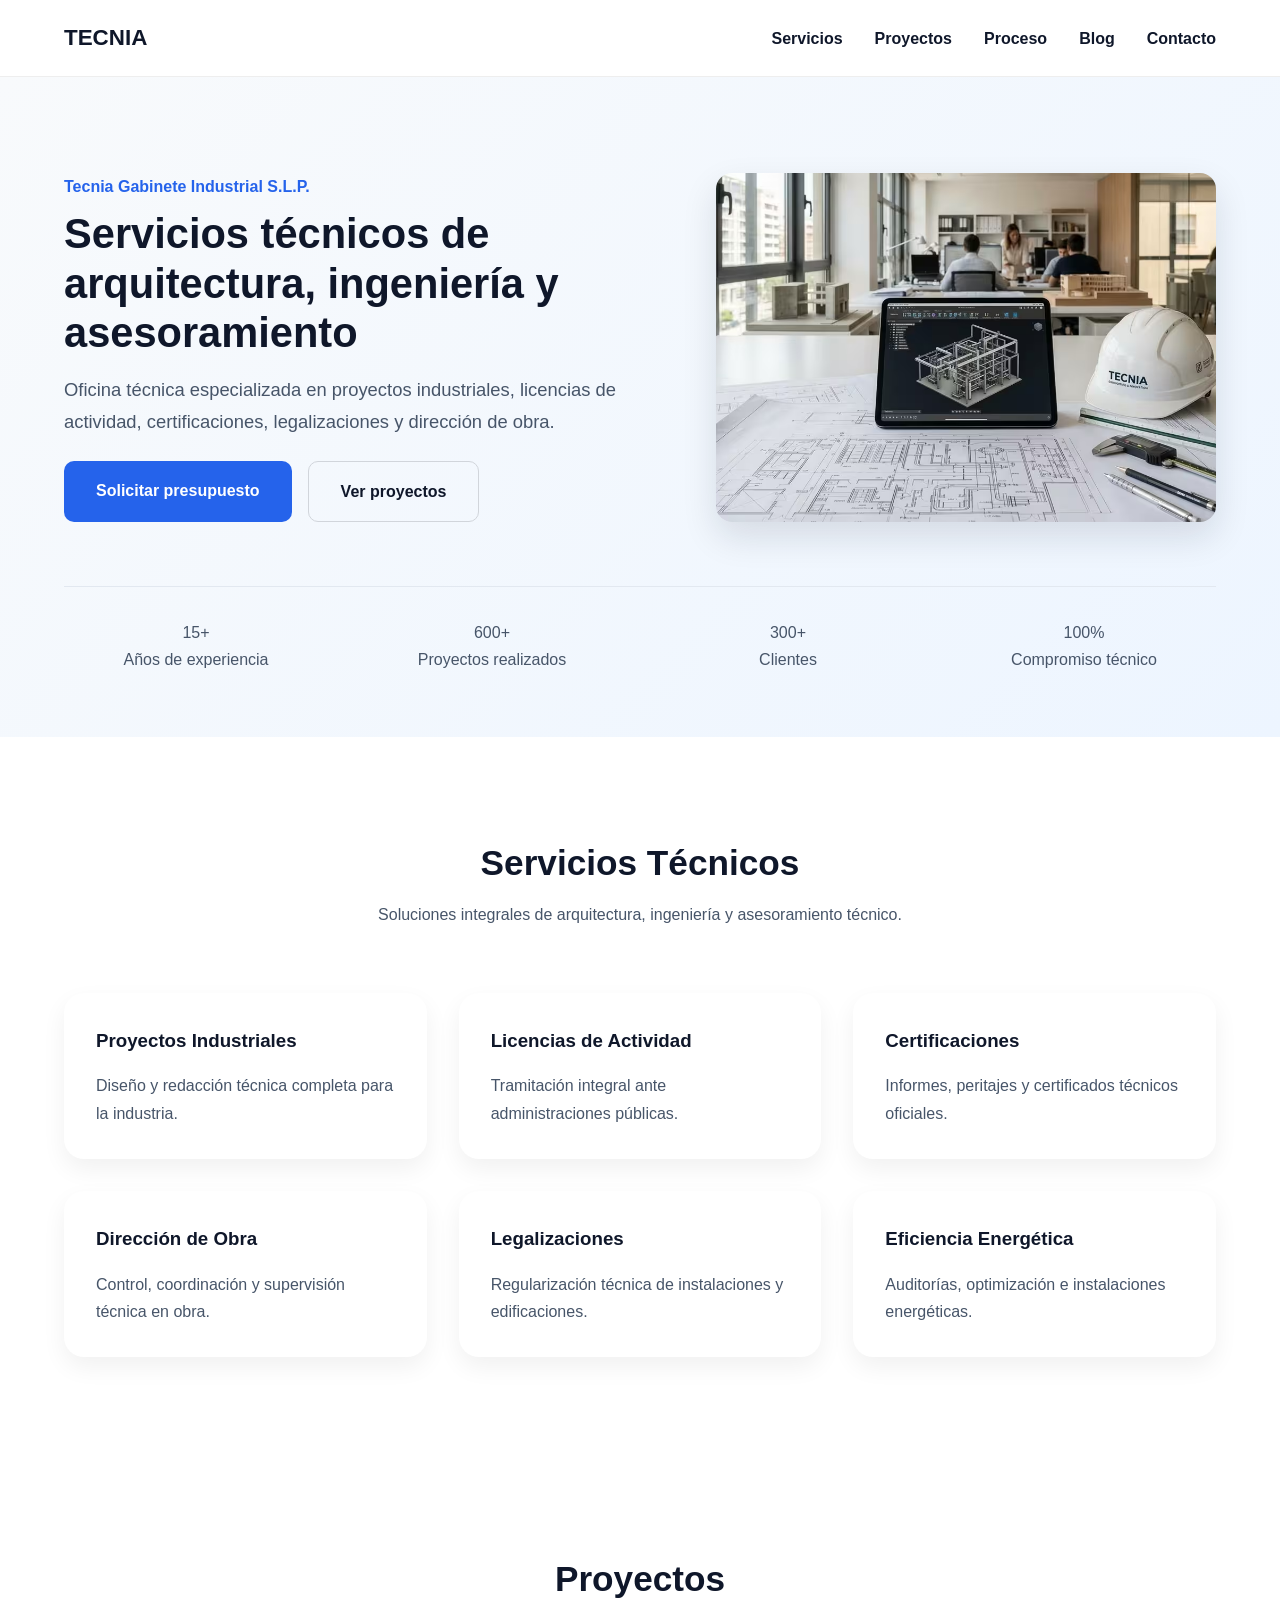
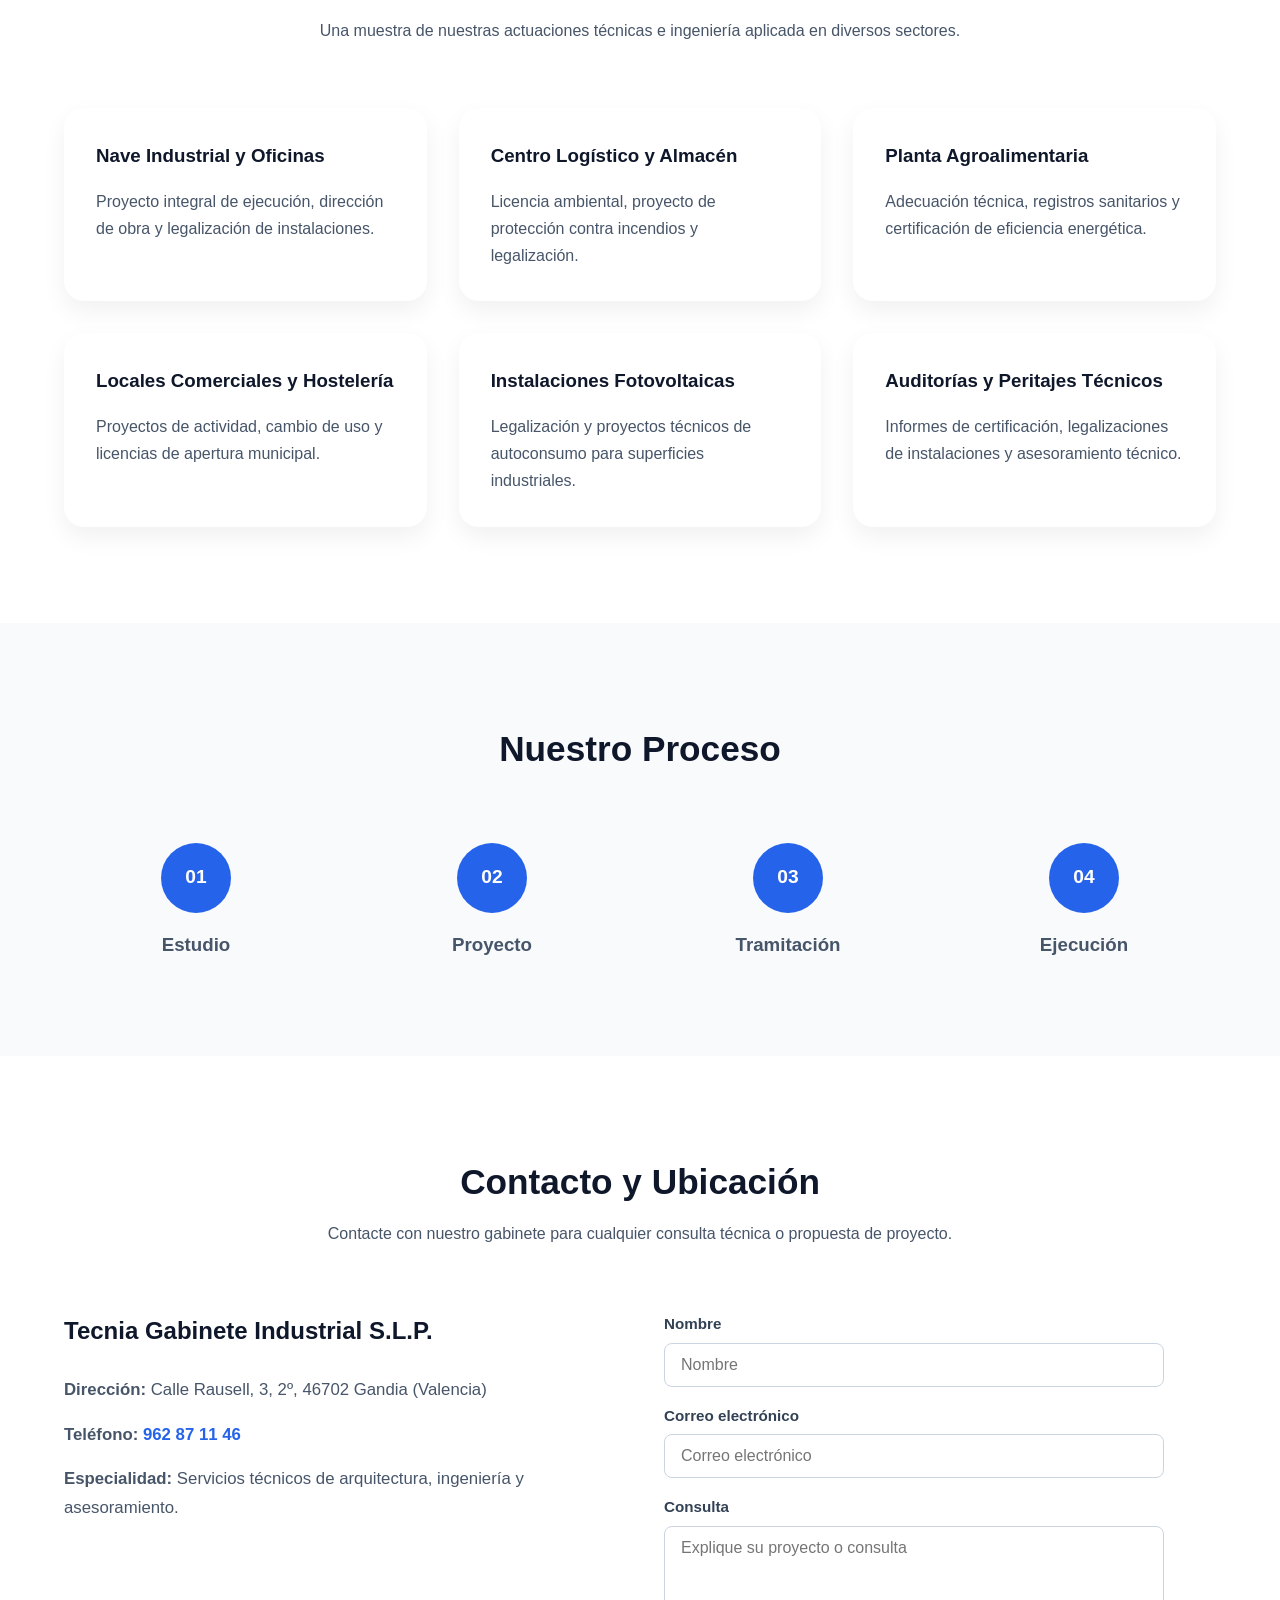
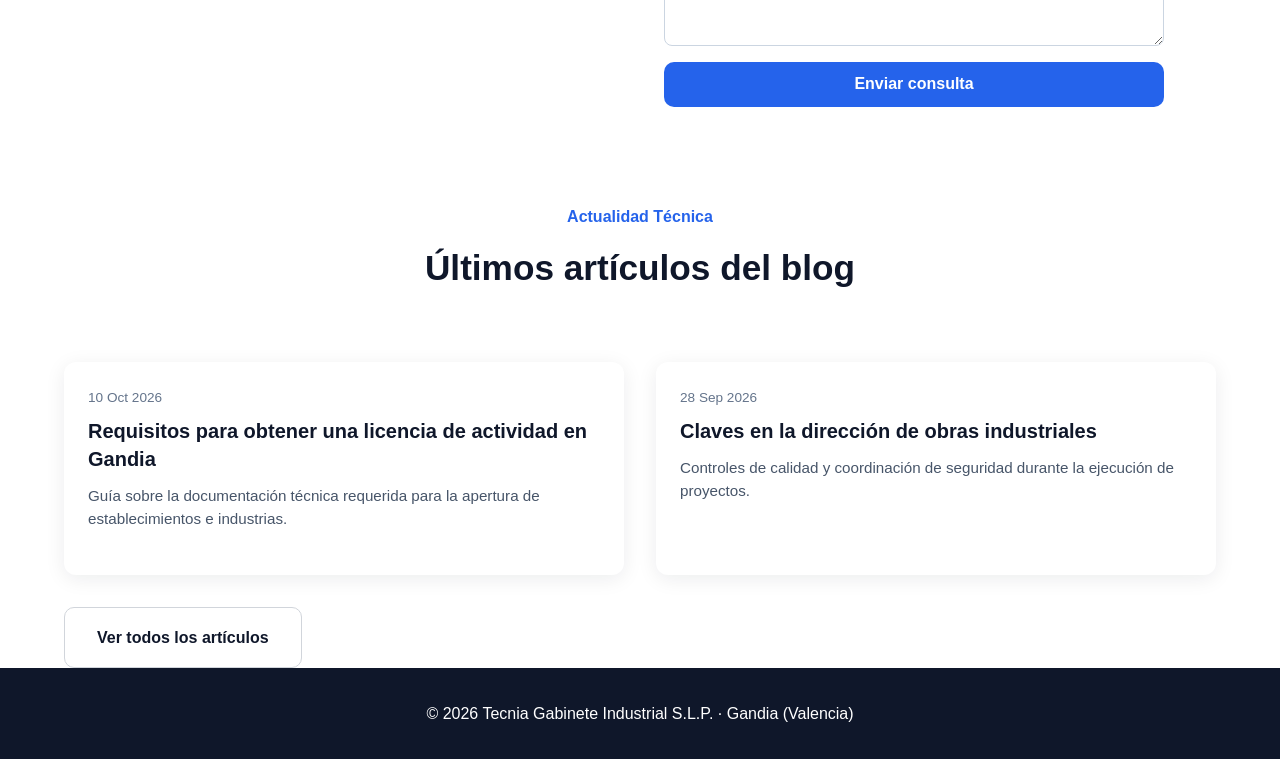
<file: index.html>
<!DOCTYPE html>
<html lang="es">

<head>
    <meta charset="UTF-8">
    <meta name="viewport" content="width=device-width, initial-scale=1.0">

    <title>Tecnia Gabinete Industrial S.L.P. | Servicios de Arquitectura e Ingeniería</title>

    <meta name="description" content="Tecnia Gabinete Industrial S.L.P. - Servicios técnicos de arquitectura, ingeniería y asesoramiento en Gandia. Licencias, proyectos y dirección de obra.">
        <meta name="description" content="Tecnia Gabinete Industrial S.L.P. - Servicios técnicos de arquitectura, ingeniería y asesoramiento en Gandia. Especialistas en licencias de actividad, proyectos industriales y dirección de obra.">
    <meta name="robots" content="index, follow">

    <link rel="canonical" href="https://www.tudominio.com/">
    <!-- Open Graph / Social Media -->
    <meta property="og:type" content="website">
    <meta property="og:title" content="Tecnia Gabinete Industrial S.L.P. | Ingeniería y Arquitectura en Gandia">
    <meta property="og:description" content="Oficina técnica especializada en proyectos industriales y licencias de actividad en La Safor.">
    <meta property="og:image" content="https://www.tecnia.es/img/hero-desktop.avif">
    <meta property="og:url" content="https://www.tecnia.es/">

    <link rel="canonical" href="https://www.tecnia.es/">

    <link rel="stylesheet" href="css/style.css">

    <!-- Schema.org ProfessionalService -->
    <script type="application/ld+json">
    {
      "@context": "https://schema.org",
      "@type": "ProfessionalService",
      "name": "Tecnia Gabinete Industrial S.L.P.",
      "image": "https://www.tecnia.es/img/hero-desktop.avif",
      "@id": "https://www.tecnia.es",
      "url": "https://www.tecnia.es",
      "telephone": "+34962871146",
      "address": {
        "@type": "PostalAddress",
        "streetAddress": "Calle Rausell, 3, 2º",
        "addressLocality": "Gandia",
        "postalCode": "46702",
        "addressRegion": "Valencia",
        "addressCountry": "ES"
      },
      "geo": {
        "@type": "GeoCoordinates",
        "latitude": 38.96667,
        "longitude": -0.18333
      },
      "openingHoursSpecification": {
        "@type": "OpeningHoursSpecification",
        "dayOfWeek": [
          "Monday",
          "Tuesday",
          "Wednesday",
          "Thursday",
          "Friday"
        ],
        "opens": "09:00",
        "closes": "18:00"
      },
      "sameAs": [
        "https://www.linkedin.com/company/tecnia-gabinete-industrial"
      ],
      "priceRange": "$$"
    }
    </script>

</head>

<body>

<header class="header">
    <div class="container">
        
        <!-- Nombre comercial/Logo -->
        <a href="#" class="logo">TECNIA</a>

        <button class="menu-toggle" aria-label="Abrir menú">
            ☰
        </button>

        <nav class="nav">
            <ul>
                <li><a href="#servicios">Servicios</a></li>
                <li><a href="#proyectos">Proyectos</a></li>
                <li><a href="#proceso">Proceso</a></li>
                <li><a href="blog/index.html">Blog</a></li>
                <li><a href="#contacto">Contacto</a></li>
            </ul>
        </nav>

    </div>
</header>

<main>

<section class="hero">
    <div class="container hero-container">

        <div class="hero-content">
            <p class="hero-label">
                Tecnia Gabinete Industrial S.L.P.
            </p>

            <h1>
                Servicios técnicos de arquitectura, ingeniería y asesoramiento
            </h1>

            <p class="hero-text">
                Oficina técnica especializada en proyectos industriales, licencias de actividad, certificaciones, legalizaciones y dirección de obra.
            </p>

            <div class="hero-buttons">
                <a href="#contacto" class="btn btn-primary">
                    Solicitar presupuesto
                </a>

                <a href="#proyectos" class="btn btn-secondary">
                    Ver proyectos
                </a>
            </div>
        </div>

        <div class="hero-image">
            <picture>
                <!-- Dispositivos móviles (hasta 640px ancho) -->
                <source media="(max-width: 640px)" srcset="img/hero-mobile.avif" type="image/avif">
                
                <!-- Tablets y pantallas medianas (hasta 1024px ancho) -->
                <source media="(max-width: 1024px)" srcset="img/hero-tablet.avif" type="image/avif">
                
                <!-- Ordenadores / Desktop (por defecto) -->
                <img 
                    src="img/hero-desktop.avif" 
                    alt="Oficina técnica Tecnia Gabinete Industrial S.L.P. en Gandia" 
                    width="1200" 
                    height="675"
                    loading="eager">
            </picture>
        </div>

    </div>

        <div class="container">
        <div class="stats-grid">
            <article>
                <div class="stat-number">15+</div>
                <p>Años de experiencia</p>
            </article>

            <article>
                <div class="stat-number">600+</div>
                <p>Proyectos realizados</p>
            </article>

            <article>
                <div class="stat-number">300+</div>
                <p>Clientes</p>
            </article>

            <article>
                <div class="stat-number">100%</div>
                <p>Compromiso técnico</p>
            </article>
        </div>
    </div>

</section>

<section id="servicios" class="services">
    <div class="container">

        <header class="section-header">
            <h2>Servicios Técnicos</h2>
            <p>Soluciones integrales de arquitectura, ingeniería y asesoramiento técnico.</p>
        </header>

        <div class="grid">
            <article class="card">
                <h3>Proyectos Industriales</h3>
                <p>Diseño y redacción técnica completa para la industria.</p>
            </article>

            <article class="card">
                <h3>Licencias de Actividad</h3>
                <p>Tramitación integral ante administraciones públicas.</p>
            </article>

            <article class="card">
                <h3>Certificaciones</h3>
                <p>Informes, peritajes y certificados técnicos oficiales.</p>
            </article>

            <article class="card">
                <h3>Dirección de Obra</h3>
                <p>Control, coordinación y supervisión técnica en obra.</p>
            </article>

            <article class="card">
                <h3>Legalizaciones</h3>
                <p>Regularización técnica de instalaciones y edificaciones.</p>
            </article>

            <article class="card">
                <h3>Eficiencia Energética</h3>
                <p>Auditorías, optimización e instalaciones energéticas.</p>
            </article>
        </div>

    </div>
</section>

<section id="proyectos" class="projects">
    <div class="container">

        <header class="section-header">
            <h2>Proyectos</h2>
            <p>Una muestra de nuestras actuaciones técnicas e ingeniería aplicada en diversos sectores.</p>
        </header>

        <div class="grid">
            <article class="card">
                <h3>Nave Industrial y Oficinas</h3>
                <p>Proyecto integral de ejecución, dirección de obra y legalización de instalaciones.</p>
            </article>

            <article class="card">
                <h3>Centro Logístico y Almacén</h3>
                <p>Licencia ambiental, proyecto de protección contra incendios y legalización.</p>
            </article>

            <article class="card">
                <h3>Planta Agroalimentaria</h3>
                <p>Adecuación técnica, registros sanitarios y certificación de eficiencia energética.</p>
            </article>

            <article class="card">
                <h3>Locales Comerciales y Hostelería</h3>
                <p>Proyectos de actividad, cambio de uso y licencias de apertura municipal.</p>
            </article>

            <article class="card">
                <h3>Instalaciones Fotovoltaicas</h3>
                <p>Legalización y proyectos técnicos de autoconsumo para superficies industriales.</p>
            </article>

            <article class="card">
                <h3>Auditorías y Peritajes Técnicos</h3>
                <p>Informes de certificación, legalizaciones de instalaciones y asesoramiento técnico.</p>
            </article>
        </div>

    </div>
</section>

<section id="proceso" class="process">
    <div class="container">

        <header class="section-header">
            <h2>Nuestro Proceso</h2>
        </header>

        <div class="steps">
            <article>
                <span>01</span>
                <h3>Estudio</h3>
            </article>

            <article>
                <span>02</span>
                <h3>Proyecto</h3>
            </article>

            <article>
                <span>03</span>
                <h3>Tramitación</h3>
            </article>

            <article>
                <span>04</span>
                <h3>Ejecución</h3>
            </article>
        </div>

    </div>
</section>

<section id="contacto" class="contact">
    <div class="container">

        <header class="section-header">
            <h2>Contacto y Ubicación</h2>
            <p>Contacte con nuestro gabinete para cualquier consulta técnica o propuesta de proyecto.</p>
        </header>

        <div class="contact-layout">
            <div class="contact-info">
                <h3>Tecnia Gabinete Industrial S.L.P.</h3>
                <p><strong>Dirección:</strong> Calle Rausell, 3, 2º, 46702 Gandia (Valencia)</p>
                <p><strong>Teléfono:</strong> <a href="tel:962871146">962 87 11 46</a></p>
                <p><strong>Especialidad:</strong> Servicios técnicos de arquitectura, ingeniería y asesoramiento.</p>
            </div>

          <form id="sib-form" method="POST" action="https://36e2d2b1.sibforms.com/serve/[base64]" class="contact-form">

    <div class="form-group">
        <label for="NOMBRE">Nombre</label>
        <input type="text" id="NOMBRE" name="NOMBRE" placeholder="Nombre" maxlength="200" autocomplete="name" required>
    </div>

    <div class="form-group">
        <label for="EMAIL">Correo electrónico</label>
        <input type="email" id="EMAIL" name="EMAIL" placeholder="Correo electrónico" autocomplete="email" required>
    </div>

    <div class="form-group">
        <label for="MENSAJE">Consulta</label>
        <textarea id="MENSAJE" name="MENSAJE" placeholder="Explique su proyecto o consulta" rows="4" maxlength="500" required></textarea>
    </div>

    <!-- Campos ocultos de seguridad de Brevo -->
    <input type="text" name="email_address_check" value="" style="display:none;" aria-hidden="true">
    <input type="hidden" name="locale" value="es">
    <input type="hidden" name="html_type" value="simple">

    <button type="submit" class="btn btn-primary">
        Enviar consulta
    </button>
</form>
        </div>

    </div>
</section>

<!-- SECCIÓN BLOG EN LA PÁGINA PRINCIPAL -->
<section class="home-blog">
    <div class="container">
        <div class="section-header">
            <p class="hero-label">Actualidad Técnica</p>
            <h2>Últimos artículos del blog</h2>
        </div>
        
        <div class="blog-grid">
            <article class="blog-card">
                <div class="blog-card-content">
                    <span class="blog-date">10 Oct 2026</span>
                    <h3><a href="blog/licencias-actividad-gandia.html">Requisitos para obtener una licencia de actividad en Gandia</a></h3>
                    <p>Guía sobre la documentación técnica requerida para la apertura de establecimientos e industrias.</p>
                </div>
            </article>

            <article class="blog-card">
                <div class="blog-card-content">
                    <span class="blog-date">28 Sep 2026</span>
                    <h3><a href="blog/direccion-obra-industrial.html">Claves en la dirección de obras industriales</a></h3>
                    <p>Controles de calidad y coordinación de seguridad durante la ejecución de proyectos.</p>
                </div>
            </article>
        </div>

        <div class="text-center" style="margin-top: 2rem;">
            <a href="blog/index.html" class="btn btn-secondary">Ver todos los artículos</a>
        </div>
    </div>
</section>

</main>


<footer>
    <div class="container">
        <p>© 2026 Tecnia Gabinete Industrial S.L.P. · Gandia (Valencia)</p>
    </div>
</footer>

<script src="js/script.js" defer></script>

</body>
</html>
</file>
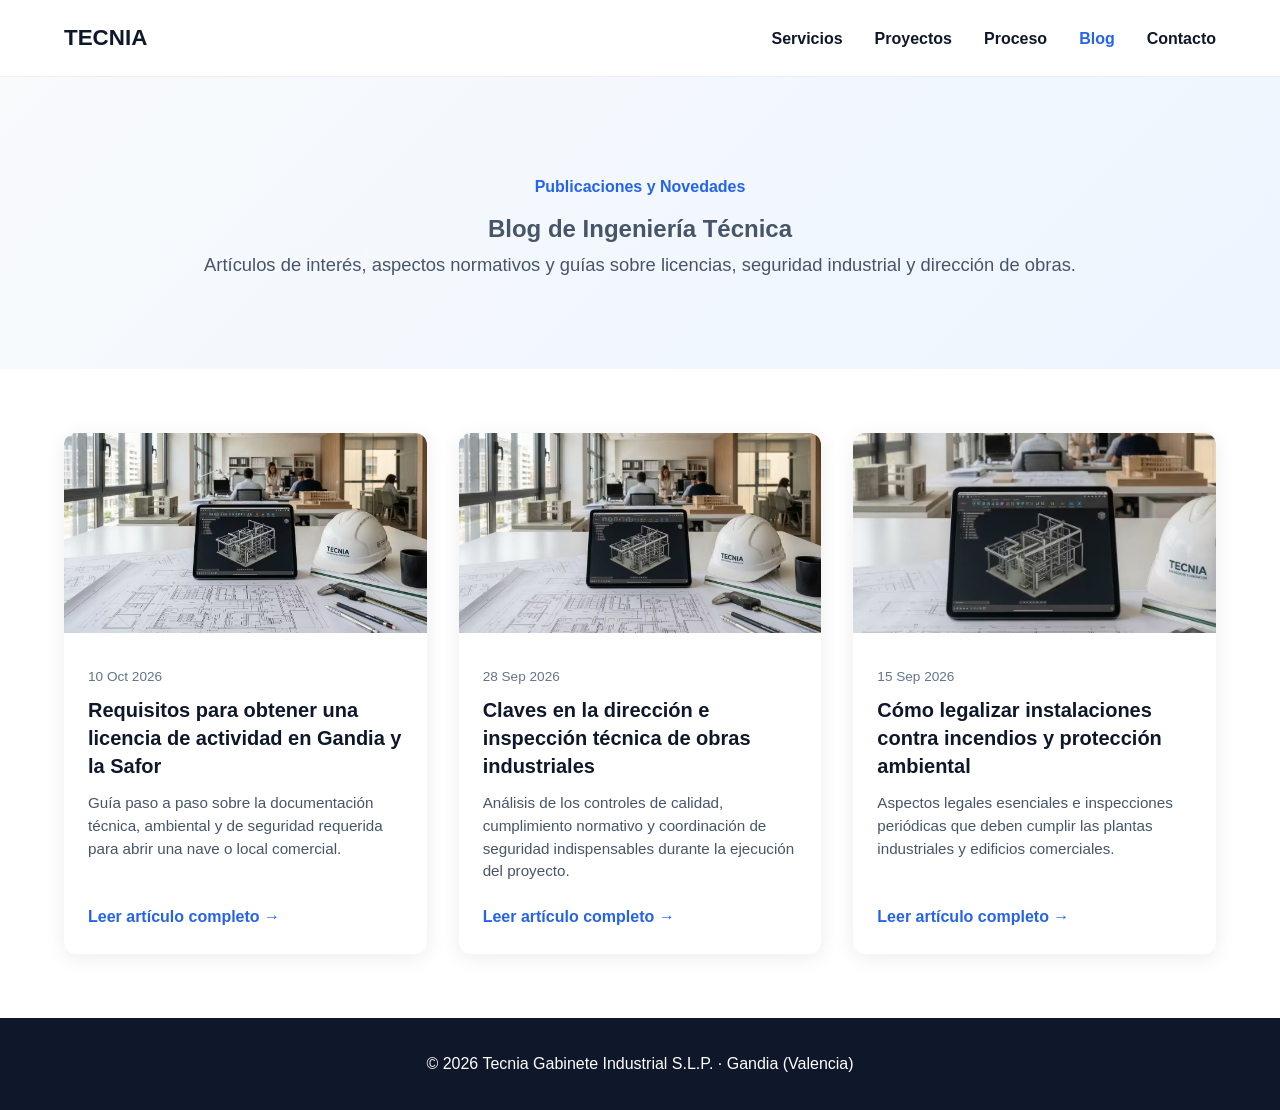
<file: blog/index.html>
<!DOCTYPE html>
<html lang="es">
<head>
    <meta charset="UTF-8">
    <meta name="viewport" content="width=device-width, initial-scale=1.0">
    <title>Blog de Ingeniería y Arquitectura Técnica | Tecnia Gabinete Industrial</title>
    <meta name="description" content="Artículos, guías normativas y novedades sobre licencias de actividad, proyectos industriales y dirección de obra.">
    <link rel="stylesheet" href="../css/style.css">
</head>
<body>

        <!-- CABECERA DE NAVEGACIÓN -->
    <header class="header">
        <div class="container">
            <a href="../index.html" class="logo">TECNIA</a>
            
            <button class="menu-toggle" aria-label="Abrir menú">
                ☰
            </button>

            <nav class="nav">
                <ul>
                    <li><a href="../index.html#servicios">Servicios</a></li>
                    <li><a href="../index.html#proyectos">Proyectos</a></li>
                    <li><a href="../index.html#proceso">Proceso</a></li>
                    <li><a href="index.html" class="active">Blog</a></li>
                    <li><a href="../index.html#contacto">Contacto</a></li>
                </ul>
            </nav>
        </div>
    </header>


    <main>
        <!-- CABECERA DEL BLOG -->
        <section class="page-header">
            <div class="container">
                <p class="hero-label">Publicaciones y Novedades</p>
                <h1>Blog de Ingeniería Técnica</h1>
                <p class="hero-text">Artículos de interés, aspectos normativos y guías sobre licencias, seguridad industrial y dirección de obras.</p>
            </div>
        </section>

        <!-- REJILLA DE ARTÍCULOS -->
        <section class="blog-grid-section">
            <div class="container">
                <div class="blog-grid">

                    <!-- ARTÍCULO 1 -->
                    <article class="blog-card">
                        <div class="blog-card-image">
                            <img src="../img/hero-desktop.avif" alt="Licencias de actividad en Gandia" loading="lazy">
                        </div>
                        <div class="blog-card-content">
                            <span class="blog-date">10 Oct 2026</span>
                            <h2><a href="licencias-actividad-gandia.html">Requisitos para obtener una licencia de actividad en Gandia y la Safor</a></h2>
                            <p>Guía paso a paso sobre la documentación técnica, ambiental y de seguridad requerida para abrir una nave o local comercial.</p>
                            <a href="licencias-actividad-gandia.html" class="read-more">Leer artículo completo &rarr;</a>
                        </div>
                    </article>

                    <!-- ARTÍCULO 2 -->
                    <article class="blog-card">
                        <div class="blog-card-image">
                            <img src="../img/hero-tablet.avif" alt="Dirección de obra industrial" loading="lazy">
                        </div>
                        <div class="blog-card-content">
                            <span class="blog-date">28 Sep 2026</span>
                            <h2><a href="direccion-obra-industrial.html">Claves en la dirección e inspección técnica de obras industriales</a></h2>
                            <p>Análisis de los controles de calidad, cumplimiento normativo y coordinación de seguridad indispensables durante la ejecución del proyecto.</p>
                            <a href="direccion-obra-industrial.html" class="read-more">Leer artículo completo &rarr;</a>
                        </div>
                    </article>

                    <!-- ARTÍCULO 3 -->
                    <article class="blog-card">
                        <div class="blog-card-image">
                            <img src="../img/hero-mobile.avif" alt="Legalización de instalaciones contra incendios" loading="lazy">
                        </div>
                        <div class="blog-card-content">
                            <span class="blog-date">15 Sep 2026</span>
                            <h2><a href="legalizacion-instalaciones.html">Cómo legalizar instalaciones contra incendios y protección ambiental</a></h2>
                            <p>Aspectos legales esenciales e inspecciones periódicas que deben cumplir las plantas industriales y edificios comerciales.</p>
                            <a href="legalizacion-instalaciones.html" class="read-more">Leer artículo completo &rarr;</a>
                        </div>
                    </article>

                </div>
            </div>
        </section>
    </main>

        <!-- PIE DE PÁGINA -->
    <footer>
        <div class="container">
            <p>© 2026 Tecnia Gabinete Industrial S.L.P. · Gandia (Valencia)</p>
        </div>
    </footer>


    <script src="../js/script.js"></script>
</body>
</html>
</file>
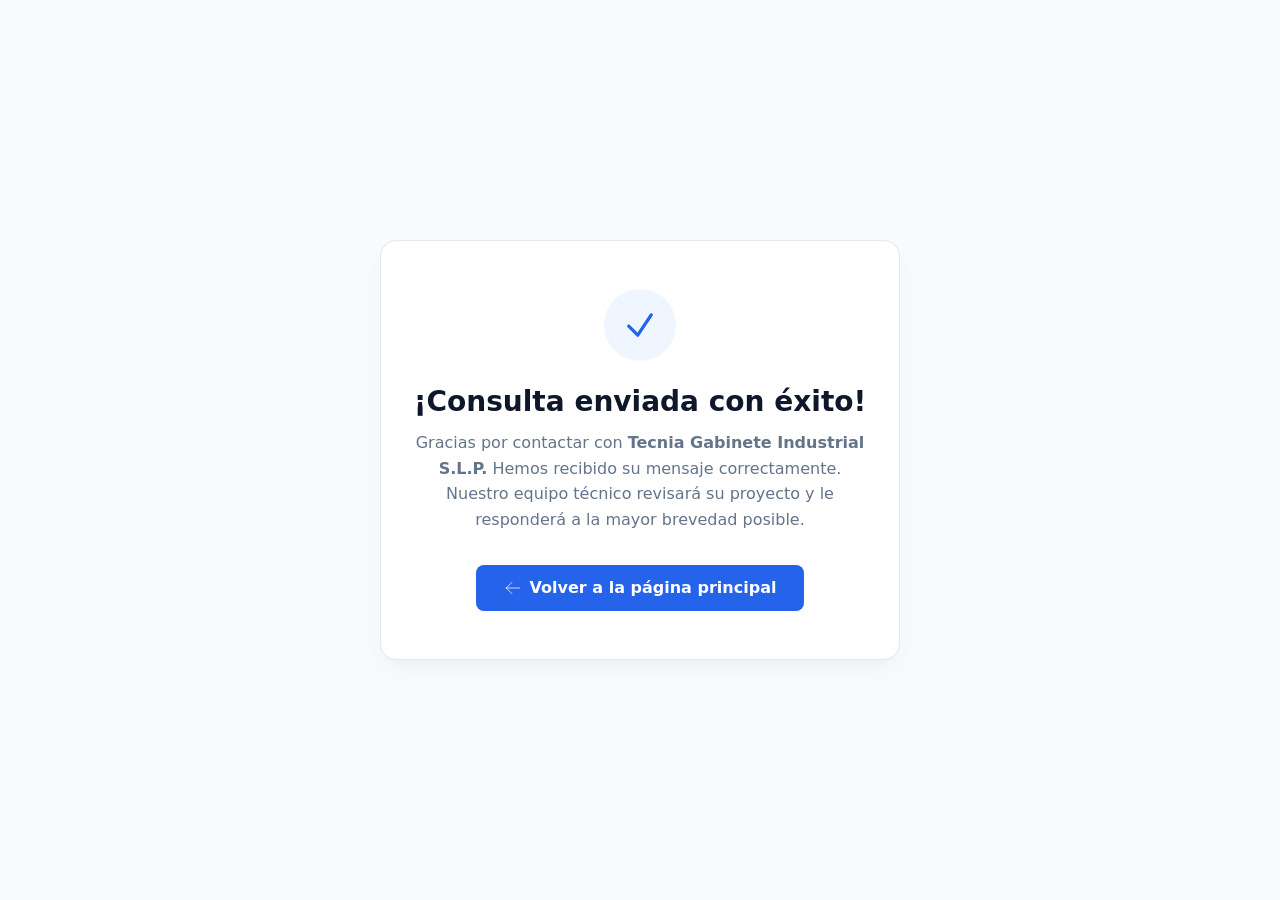
<file: gracias.html>
<!DOCTYPE html>
<html lang="es">
<head>
    <meta charset="UTF-8">
    <meta name="viewport" content="width=device-width, initial-scale=1.0">
    <title>Consulta Recibida - Tecnia Gabinete Industrial</title>
    <style>
        * {
            box-sizing: border-box;
            margin: 0;
            padding: 0;
        }

        body {
            font-family: system-ui, -apple-system, BlinkMacSystemFont, 'Segoe UI', Roboto, Oxygen, Ubuntu, Cantarell, sans-serif;
            background-color: #f8fafc;
            color: #1e293b;
            min-height: 100vh;
            display: flex;
            align-items: center;
            justify-content: center;
            padding: 1.5rem;
        }

        .thank-you-card {
            background: #ffffff;
            max-width: 520px;
            width: 100%;
            padding: 3rem 2rem;
            border-radius: 1rem;
            box-shadow: 0 10px 25px -5px rgba(0, 0, 0, 0.05), 0 8px 10px -6px rgba(0, 0, 0, 0.01);
            border: 1px solid #e2e8f0;
            text-align: center;
        }

        .icon-wrapper {
            width: 72px;
            height: 72px;
            background-color: #eff6ff;
            color: #2563eb;
            border-radius: 50%;
            display: inline-flex;
            align-items: center;
            justify-content: center;
            margin-bottom: 1.5rem;
        }

        .icon-wrapper svg {
            width: 36px;
            height: 36px;
            stroke-width: 2.2;
        }

        h1 {
            font-size: 1.75rem;
            font-weight: 700;
            color: #0f172a;
            margin-bottom: 0.75rem;
        }

        p {
            color: #64748b;
            font-size: 1rem;
            line-height: 1.6;
            margin-bottom: 2rem;
        }

        .btn-home {
            display: inline-flex;
            align-items: center;
            justify-content: center;
            gap: 0.5rem;
            background-color: #2563eb;
            color: #ffffff;
            text-decoration: none;
            font-weight: 600;
            padding: 0.85rem 1.75rem;
            border-radius: 0.5rem;
            transition: background-color 0.2s ease, transform 0.1s ease;
        }

        .btn-home:hover {
            background-color: #1d4ed8;
        }

        .btn-home:active {
            transform: scale(0.98);
        }

        .btn-home svg {
            width: 18px;
            height: 18px;
        }
    </style>
</head>
<body>

    <div class="thank-you-card">
        <div class="icon-wrapper">
            <svg xmlns="http://www.w3.org/2000/svg" fill="none" viewBox="0 0 24 24" stroke="currentColor">
                <path stroke-linecap="round" stroke-linejoin="round" d="M4.5 12.75l6 6 9-13.5" />
            </svg>
        </div>

        <h1>¡Consulta enviada con éxito!</h1>
        <p>Gracias por contactar con <strong>Tecnia Gabinete Industrial S.L.P.</strong> Hemos recibido su mensaje correctamente. Nuestro equipo técnico revisará su proyecto y le responderá a la mayor brevedad posible.</p>

        <a href="index.html" class="btn-home">
            <svg xmlns="http://www.w3.org/2000/svg" fill="none" viewBox="0 0 24 24" stroke="currentColor">
                <path stroke-linecap="round" stroke-linejoin="round" d="M10.5 19.5L3 12m0 0l7.5-7.5M3 12h18" />
            </svg>
            Volver a la página principal
        </a>
    </div>

</body>
</html>
</file>
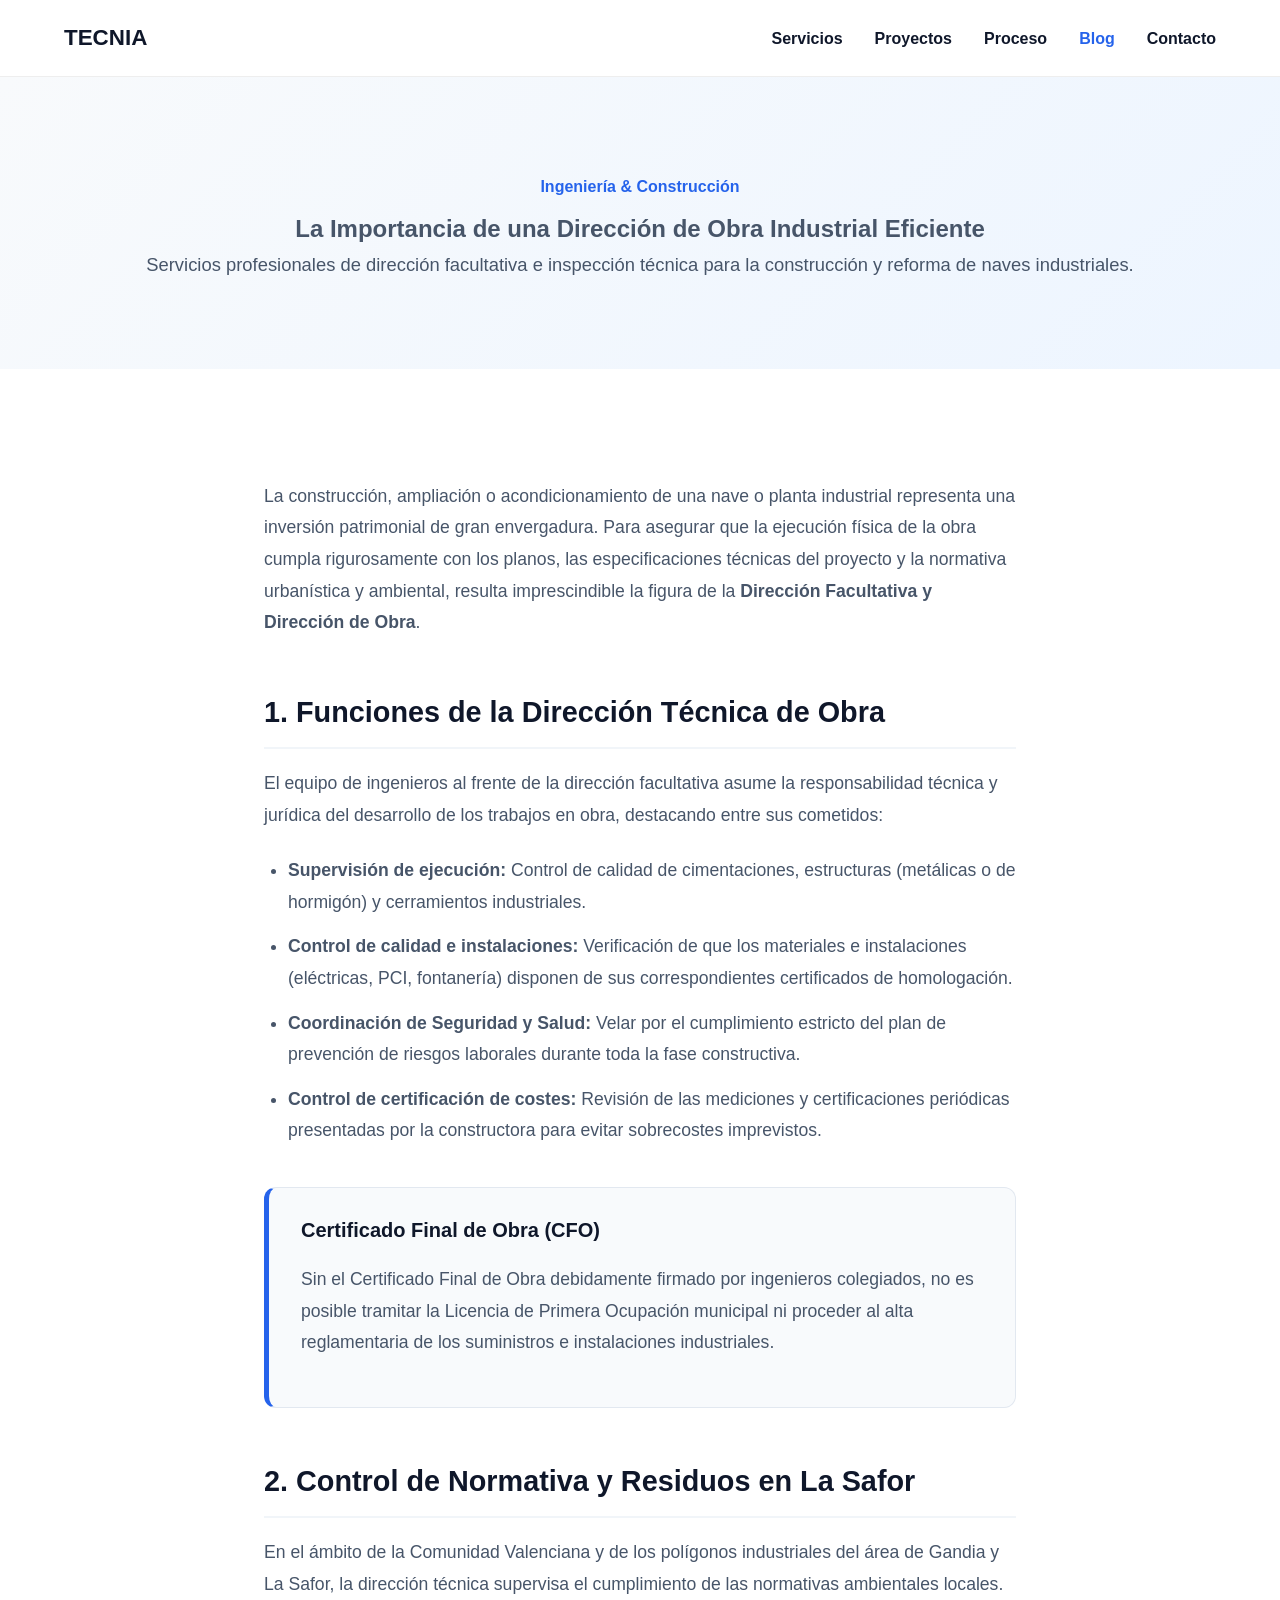
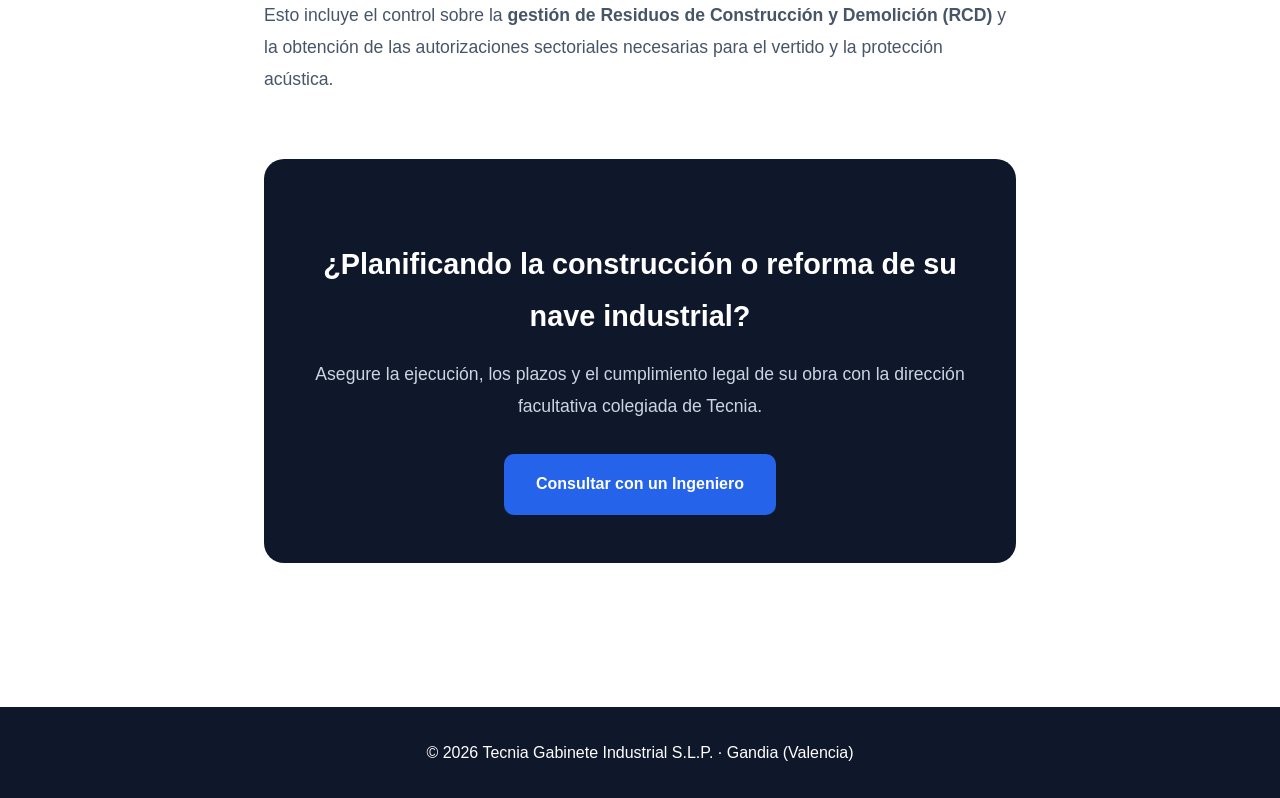
<file: blog/direccion-obra-industrial.html>
<!DOCTYPE html>
<html lang="es">
<head>
    <meta charset="UTF-8">
    <meta name="viewport" content="width=device-width, initial-scale=1.0">
    <title>La Importancia de una Dirección de Obra Industrial Eficiente - Tecnia</title>
    <meta name="description" content="Servicios profesionales de dirección facultativa e inspección técnica para la construcción y reforma de naves industriales en la Comunidad Valenciana.">
    
    <!-- CSS Global e Integración con Blog -->
    <link rel="stylesheet" href="../css/style.css">
    <link rel="stylesheet" href="blog-style.css">

    <!-- Schema.org para SEO en Google -->
    <script type="application/ld+json">
    {
      "@context": "https://schema.org",
      "@type": "BlogPosting",
      "headline": "La Importancia de una Dirección de Obra Industrial Eficiente",
      "description": "Servicios profesionales de dirección facultativa e inspección técnica para la construcción y reforma de naves industriales en la Comunidad Valenciana.",
      "author": {
        "@type": "Organization",
        "name": "Tecnia Gabinete Industrial S.L.P."
      },
      "publisher": {
        "@type": "Organization",
        "name": "Tecnia Gabinete Industrial S.L.P."
      },
      "datePublished": "2026-10-05"
    }
    </script>
</head>
<body>

        <!-- CABECERA DE NAVEGACIÓN -->
    <header class="header">
        <div class="container">
            <a href="../index.html" class="logo">TECNIA</a>
            
            <button class="menu-toggle" aria-label="Abrir menú">
                ☰
            </button>

            <nav class="nav">
                <ul>
                    <li><a href="../index.html#servicios">Servicios</a></li>
                    <li><a href="../index.html#proyectos">Proyectos</a></li>
                    <li><a href="../index.html#proceso">Proceso</a></li>
                    <li><a href="index.html" class="active">Blog</a></li>
                    <li><a href="../index.html#contacto">Contacto</a></li>
                </ul>
            </nav>
        </div>
    </header>


        <main>
        <!-- CABECERA DEL ARTÍCULO -->
        <section class="page-header">
            <div class="container">
                <p class="hero-label">Ingeniería & Construcción</p>
                <h1>La Importancia de una Dirección de Obra Industrial Eficiente</h1>
                <p class="hero-text">Servicios profesionales de dirección facultativa e inspección técnica para la construcción y reforma de naves industriales.</p>
            </div>
        </section>

        <!-- CONTENIDO DEL ARTÍCULO -->
        <section class="blog-grid-section">
            <div class="article-container">
                <article class="article-body">

            <p>La construcción, ampliación o acondicionamiento de una nave o planta industrial representa una inversión patrimonial de gran envergadura. Para asegurar que la ejecución física de la obra cumpla rigurosamente con los planos, las especificaciones técnicas del proyecto y la normativa urbanística y ambiental, resulta imprescindible la figura de la <strong>Dirección Facultativa y Dirección de Obra</strong>.</p>

            <h2>1. Funciones de la Dirección Técnica de Obra</h2>
            <p>El equipo de ingenieros al frente de la dirección facultativa asume la responsabilidad técnica y jurídica del desarrollo de los trabajos en obra, destacando entre sus cometidos:</p>
            <ul>
                <li><strong>Supervisión de ejecución:</strong> Control de calidad de cimentaciones, estructuras (metálicas o de hormigón) y cerramientos industriales.</li>
                <li><strong>Control de calidad e instalaciones:</strong> Verificación de que los materiales e instalaciones (eléctricas, PCI, fontanería) disponen de sus correspondientes certificados de homologación.</li>
                <li><strong>Coordinación de Seguridad y Salud:</strong> Velar por el cumplimiento estricto del plan de prevención de riesgos laborales durante toda la fase constructiva.</li>
                <li><strong>Control de certificación de costes:</strong> Revisión de las mediciones y certificaciones periódicas presentadas por la constructora para evitar sobrecostes imprevistos.</li>
            </ul>

                        <div class="highlight-box">
                <h3>Certificado Final de Obra (CFO)</h3>
                <p>Sin el Certificado Final de Obra debidamente firmado por ingenieros colegiados, no es posible tramitar la Licencia de Primera Ocupación municipal ni proceder al alta reglamentaria de los suministros e instalaciones industriales.</p>
            </div>


            <h2>2. Control de Normativa y Residuos en La Safor</h2>
            <p>En el ámbito de la Comunidad Valenciana y de los polígonos industriales del área de Gandia y La Safor, la dirección técnica supervisa el cumplimiento de las normativas ambientales locales. Esto incluye el control sobre la <strong>gestión de Residuos de Construcción y Demolición (RCD)</strong> y la obtención de las autorizaciones sectoriales necesarias para el vertido y la protección acústica.</p>

                                <!-- LLAMADA A LA ACCIÓN (CTA) -->
                    <div class="cta-card">
                        <h3>¿Planificando la construcción o reforma de su nave industrial?</h3>
                        <p>Asegure la ejecución, los plazos y el cumplimiento legal de su obra con la dirección facultativa colegiada de Tecnia.</p>
                        <a href="../index.html#contacto" class="btn btn-primary">Consultar con un Ingeniero</a>
                    </div>
                </article>
            </div>
        </section>
    </main>


        <!-- PIE DE PÁGINA -->
    <footer>
        <div class="container">
            <p>© 2026 Tecnia Gabinete Industrial S.L.P. · Gandia (Valencia)</p>
        </div>
    </footer>


</body>
</html>
</file>
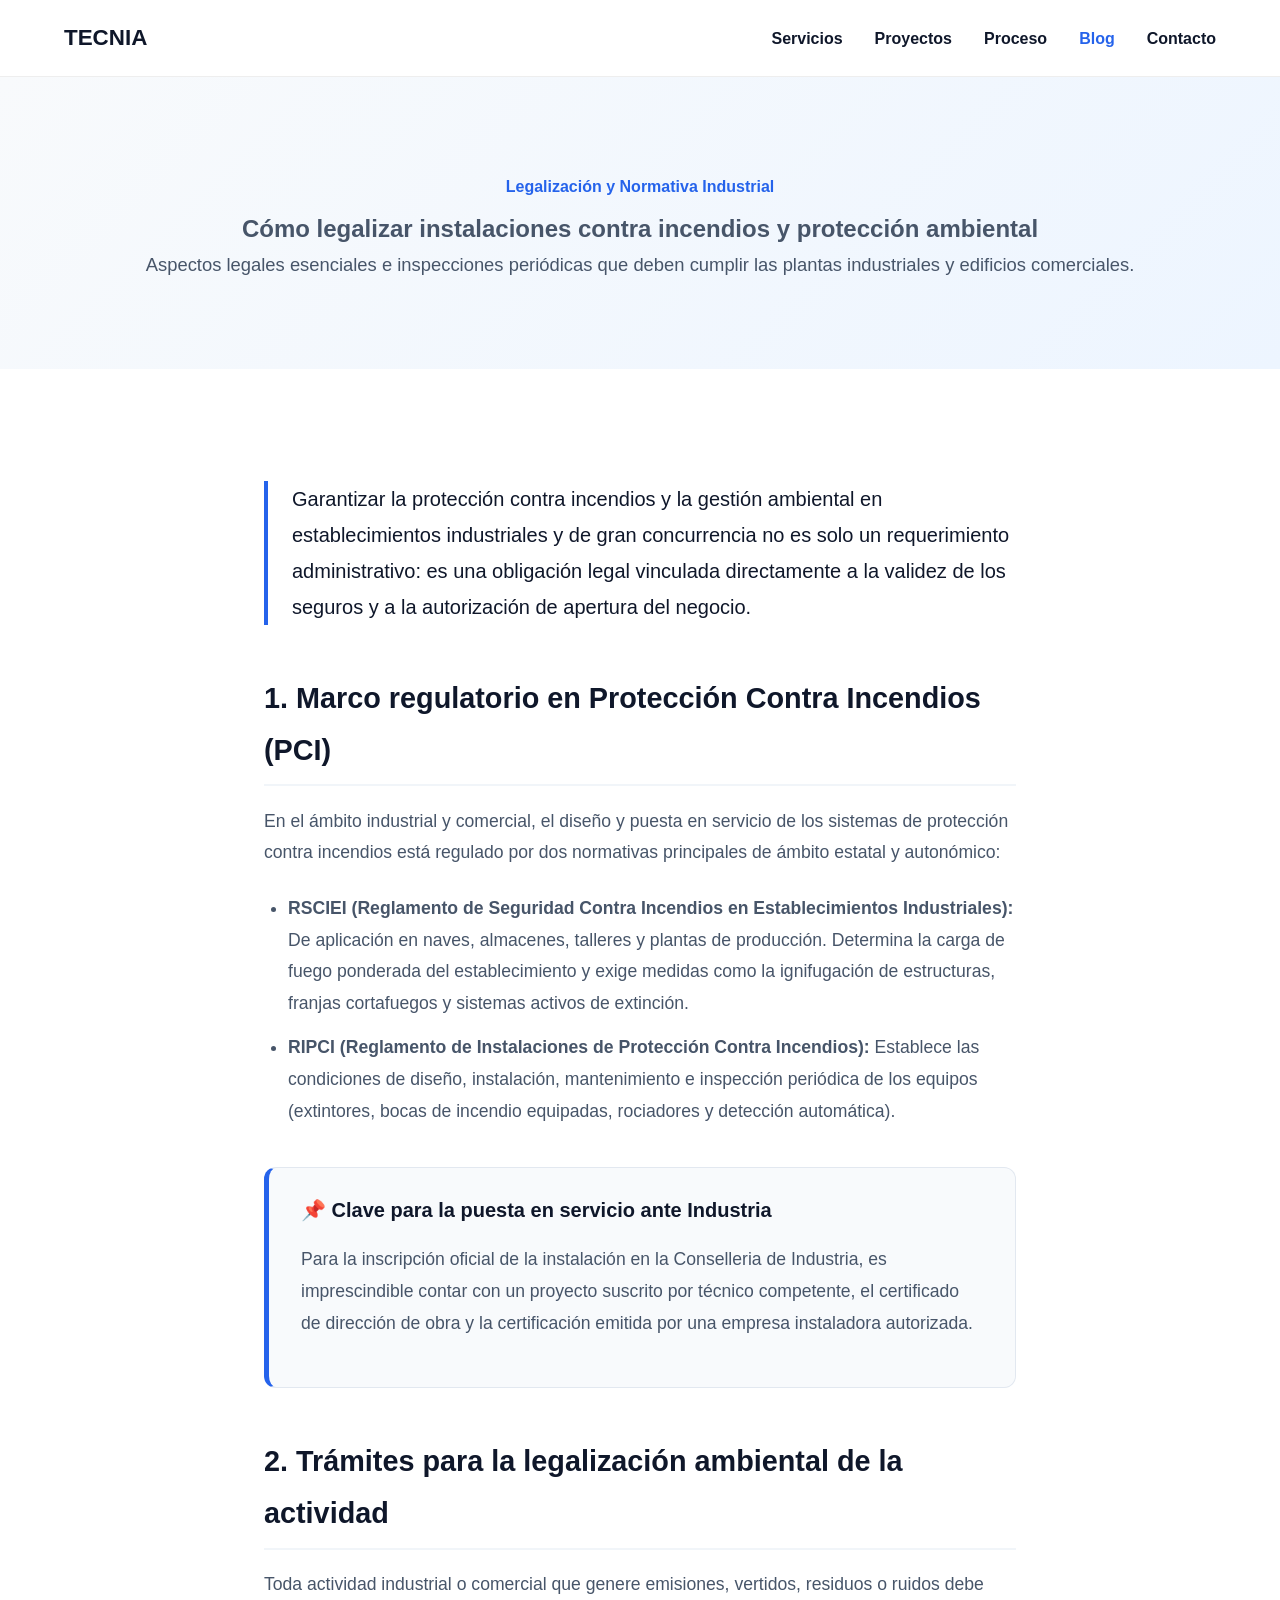
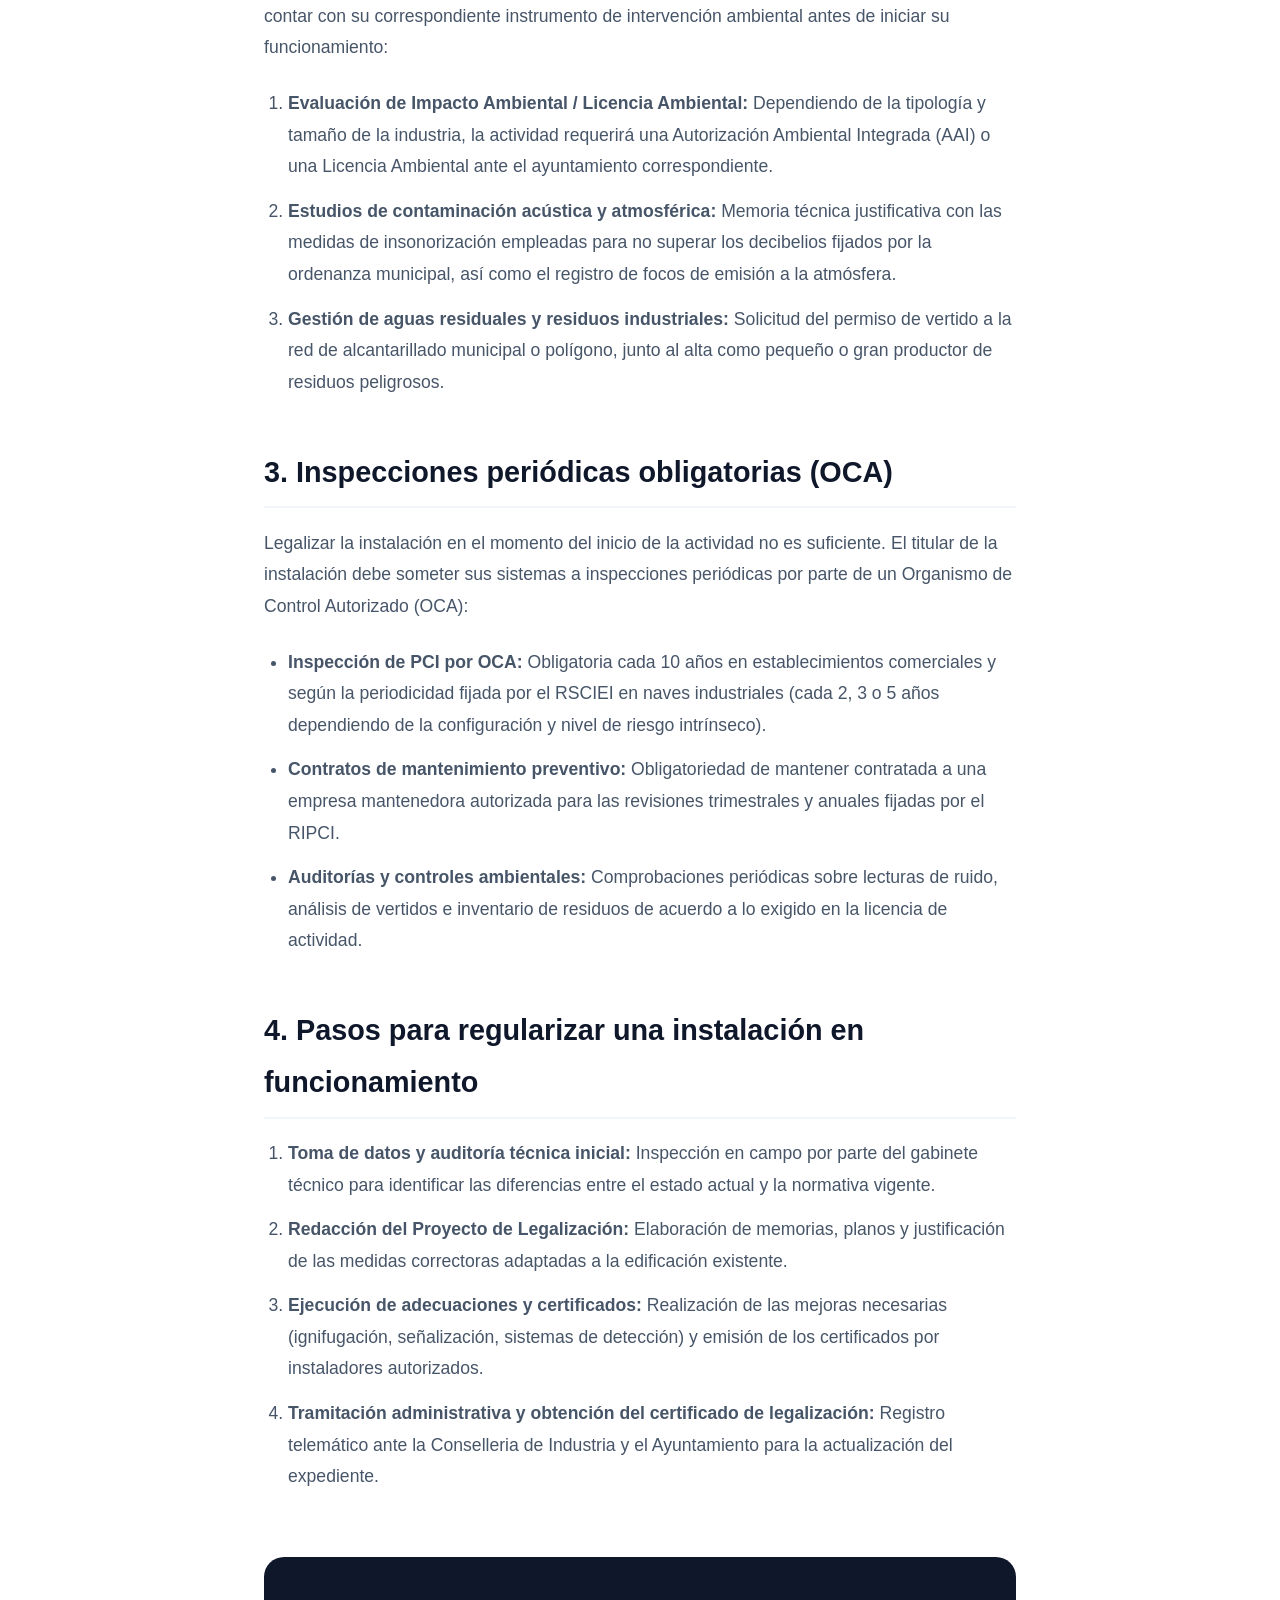
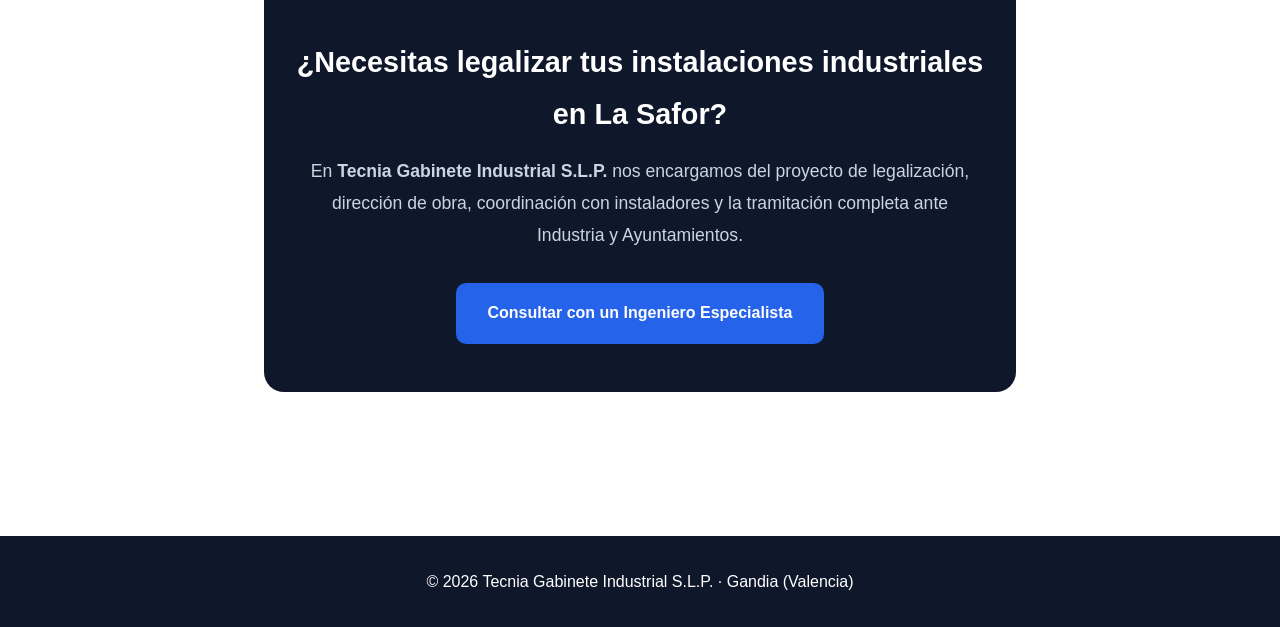
<file: blog/legalizacion-instalaciones.html>
<!DOCTYPE html>
<html lang="es">
<head>
    <meta charset="UTF-8">
    <meta name="viewport" content="width=device-width, initial-scale=1.0">
    <title>Cómo legalizar instalaciones contra incendios y protección ambiental | Tecnia</title>
    <meta name="description" content="Guía sobre la legalización de instalaciones contra incendios y licencias de protección ambiental para naves industriales y locales comerciales.">
    <link rel="canonical" href="https://tecnia.es/blog/legalizar-instalaciones-incendios-medioambiente.html">
    <link rel="stylesheet" href="../css/style.css">
    <link rel="stylesheet" href="blog-style.css">

    <!-- Schema.org para SEO -->

</head>
<body>

        <!-- CABECERA DE NAVEGACIÓN -->
    <header class="header">
        <div class="container">
            <a href="../index.html" class="logo">TECNIA</a>
            
            <button class="menu-toggle" aria-label="Abrir menú">
                ☰
            </button>

            <nav class="nav">
                <ul>
                    <li><a href="../index.html#servicios">Servicios</a></li>
                    <li><a href="../index.html#proyectos">Proyectos</a></li>
                    <li><a href="../index.html#proceso">Proceso</a></li>
                    <li><a href="index.html" class="active">Blog</a></li>
                    <li><a href="../index.html#contacto">Contacto</a></li>
                </ul>
            </nav>
        </div>
    </header>


    <main>
        <!-- CABECERA DEL ARTÍCULO -->
        <section class="page-header">
            <div class="container">
                <p class="hero-label">Legalización y Normativa Industrial</p>
                <h1>Cómo legalizar instalaciones contra incendios y protección ambiental</h1>
                <p class="hero-text">Aspectos legales esenciales e inspecciones periódicas que deben cumplir las plantas industriales y edificios comerciales.</p>
            </div>
        </section>

        <!-- CONTENIDO DEL ARTÍCULO -->
        <section class="blog-grid-section">
            <div class="article-container">
                <article class="article-body">
                    <p class="lead">Garantizar la protección contra incendios y la gestión ambiental en establecimientos industriales y de gran concurrencia no es solo un requerimiento administrativo: es una obligación legal vinculada directamente a la validez de los seguros y a la autorización de apertura del negocio.</p>

                    <h2>1. Marco regulatorio en Protección Contra Incendios (PCI)</h2>
                    <p>En el ámbito industrial y comercial, el diseño y puesta en servicio de los sistemas de protección contra incendios está regulado por dos normativas principales de ámbito estatal y autonómico:</p>
                    
                    <ul>
                        <li><strong>RSCIEI (Reglamento de Seguridad Contra Incendios en Establecimientos Industriales):</strong> De aplicación en naves, almacenes, talleres y plantas de producción. Determina la carga de fuego ponderada del establecimiento y exige medidas como la ignifugación de estructuras, franjas cortafuegos y sistemas activos de extinción.</li>
                        <li><strong>RIPCI (Reglamento de Instalaciones de Protección Contra Incendios):</strong> Establece las condiciones de diseño, instalación, mantenimiento e inspección periódica de los equipos (extintores, bocas de incendio equipadas, rociadores y detección automática).</li>
                    </ul>

                    <div class="highlight-box">
                        <h3>📌 Clave para la puesta en servicio ante Industria</h3>
                        <p>Para la inscripción oficial de la instalación en la Conselleria de Industria, es imprescindible contar con un proyecto suscrito por técnico competente, el certificado de dirección de obra y la certificación emitida por una empresa instaladora autorizada.</p>
                    </div>

                    <h2>2. Trámites para la legalización ambiental de la actividad</h2>
                    <p>Toda actividad industrial o comercial que genere emisiones, vertidos, residuos o ruidos debe contar con su correspondiente instrumento de intervención ambiental antes de iniciar su funcionamiento:</p>
                    
                    <ol>
                        <li><strong>Evaluación de Impacto Ambiental / Licencia Ambiental:</strong> Dependiendo de la tipología y tamaño de la industria, la actividad requerirá una Autorización Ambiental Integrada (AAI) o una Licencia Ambiental ante el ayuntamiento correspondiente.</li>
                        <li><strong>Estudios de contaminación acústica y atmosférica:</strong> Memoria técnica justificativa con las medidas de insonorización empleadas para no superar los decibelios fijados por la ordenanza municipal, así como el registro de focos de emisión a la atmósfera.</li>
                        <li><strong>Gestión de aguas residuales y residuos industriales:</strong> Solicitud del permiso de vertido a la red de alcantarillado municipal o polígono, junto al alta como pequeño o gran productor de residuos peligrosos.</li>
                    </ol>

                    <h2>3. Inspecciones periódicas obligatorias (OCA)</h2>
                    <p>Legalizar la instalación en el momento del inicio de la actividad no es suficiente. El titular de la instalación debe someter sus sistemas a inspecciones periódicas por parte de un Organismo de Control Autorizado (OCA):</p>
                    
                    <ul>
                        <li><strong>Inspección de PCI por OCA:</strong> Obligatoria cada 10 años en establecimientos comerciales y según la periodicidad fijada por el RSCIEI en naves industriales (cada 2, 3 o 5 años dependiendo de la configuración y nivel de riesgo intrínseco).</li>
                        <li><strong>Contratos de mantenimiento preventivo:</strong> Obligatoriedad de mantener contratada a una empresa mantenedora autorizada para las revisiones trimestrales y anuales fijadas por el RIPCI.</li>
                        <li><strong>Auditorías y controles ambientales:</strong> Comprobaciones periódicas sobre lecturas de ruido, análisis de vertidos e inventario de residuos de acuerdo a lo exigido en la licencia de actividad.</li>
                    </ul>

                    <h2>4. Pasos para regularizar una instalación en funcionamiento</h2>
                    <ol>
                        <li><strong>Toma de datos y auditoría técnica inicial:</strong> Inspección en campo por parte del gabinete técnico para identificar las diferencias entre el estado actual y la normativa vigente.</li>
                        <li><strong>Redacción del Proyecto de Legalización:</strong> Elaboración de memorias, planos y justificación de las medidas correctoras adaptadas a la edificación existente.</li>
                        <li><strong>Ejecución de adecuaciones y certificados:</strong> Realización de las mejoras necesarias (ignifugación, señalización, sistemas de detección) y emisión de los certificados por instaladores autorizados.</li>
                        <li><strong>Tramitación administrativa y obtención del certificado de legalización:</strong> Registro telemático ante la Conselleria de Industria y el Ayuntamiento para la actualización del expediente.</li>
                    </ol>

                    <!-- LLAMADA A LA ACCIÓN (CTA) -->
                    <div class="cta-card">
                        <h3>¿Necesitas legalizar tus instalaciones industriales en La Safor?</h3>
                        <p>En <strong>Tecnia Gabinete Industrial S.L.P.</strong> nos encargamos del proyecto de legalización, dirección de obra, coordinación con instaladores y la tramitación completa ante Industria y Ayuntamientos.</p>
                        <a href="../index.html#contacto" class="btn btn-primary">Consultar con un Ingeniero Especialista</a>
                    </div>
                </article>
            </div>
        </section>
    </main>

        <!-- PIE DE PÁGINA -->
    <footer>
        <div class="container">
            <p>© 2026 Tecnia Gabinete Industrial S.L.P. · Gandia (Valencia)</p>
        </div>
    </footer>


    <script src="../js/script.js"></script>
</body>
</html>
</file>
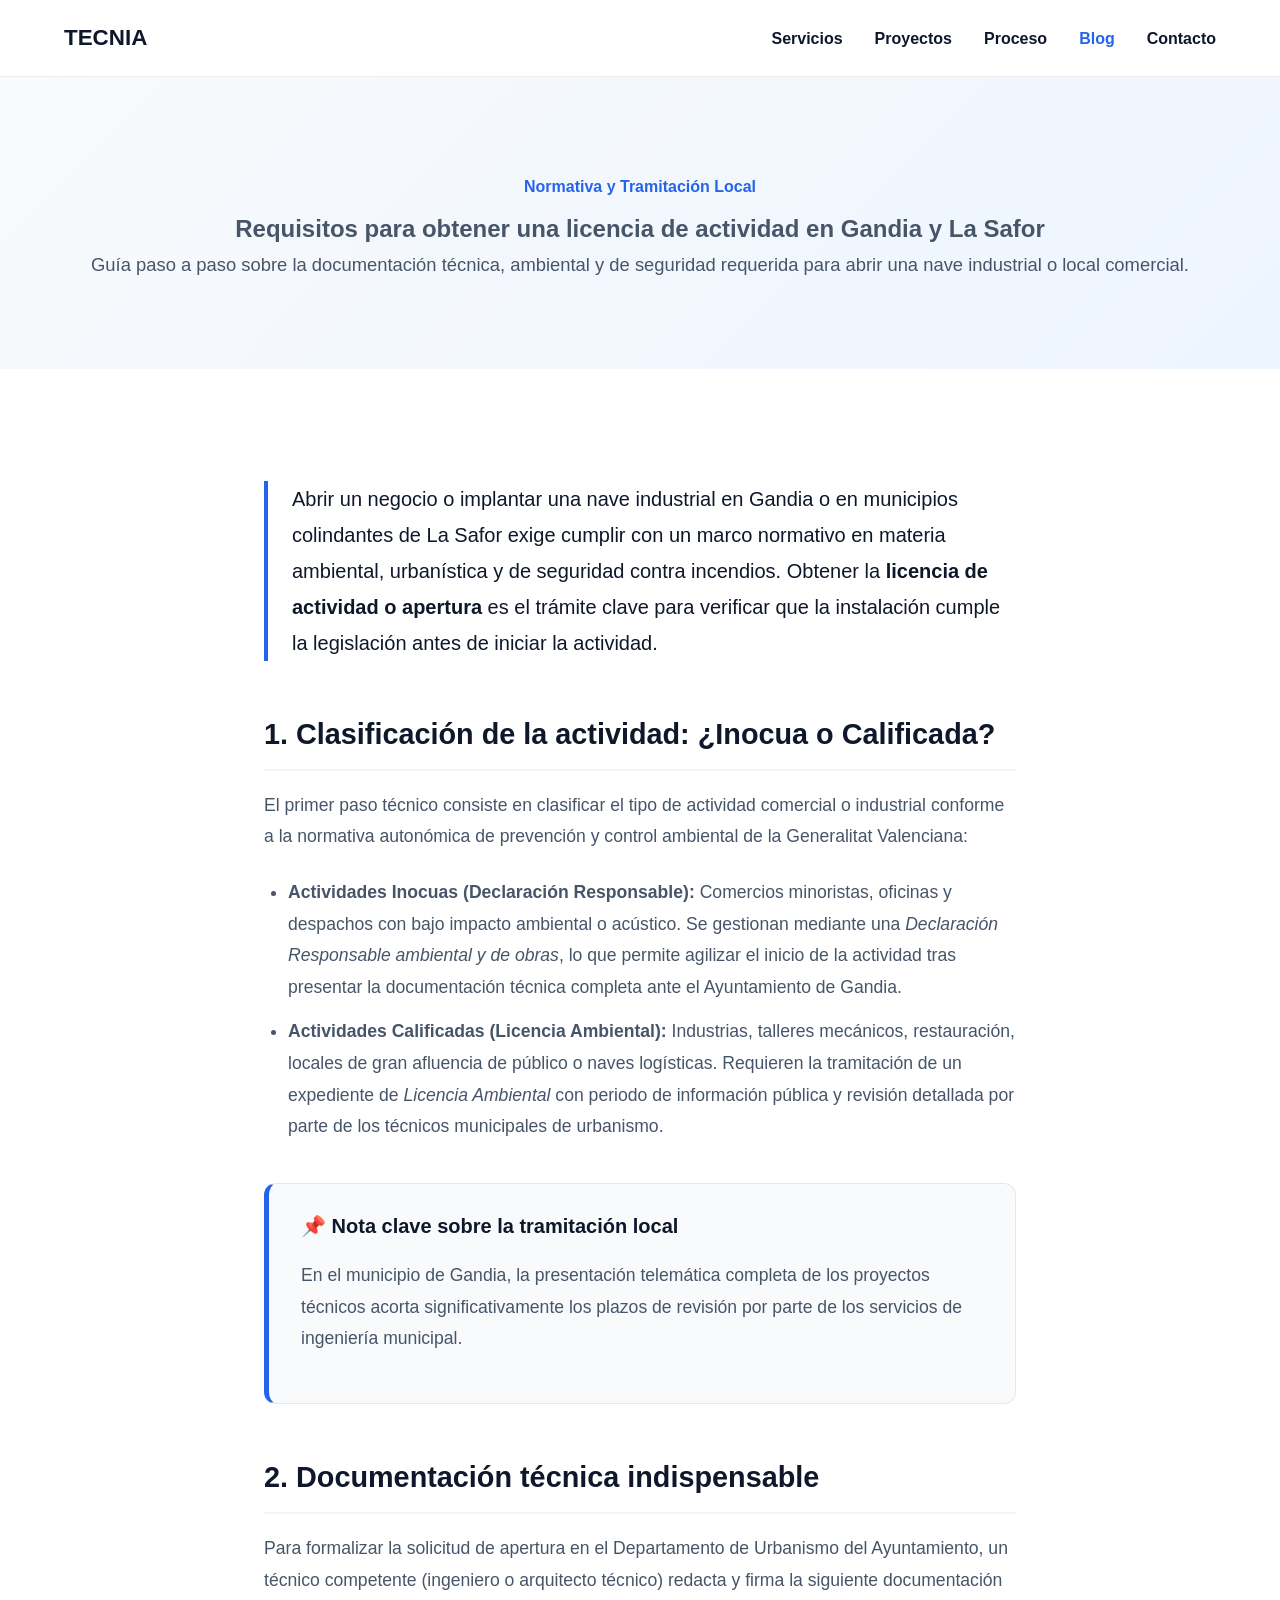
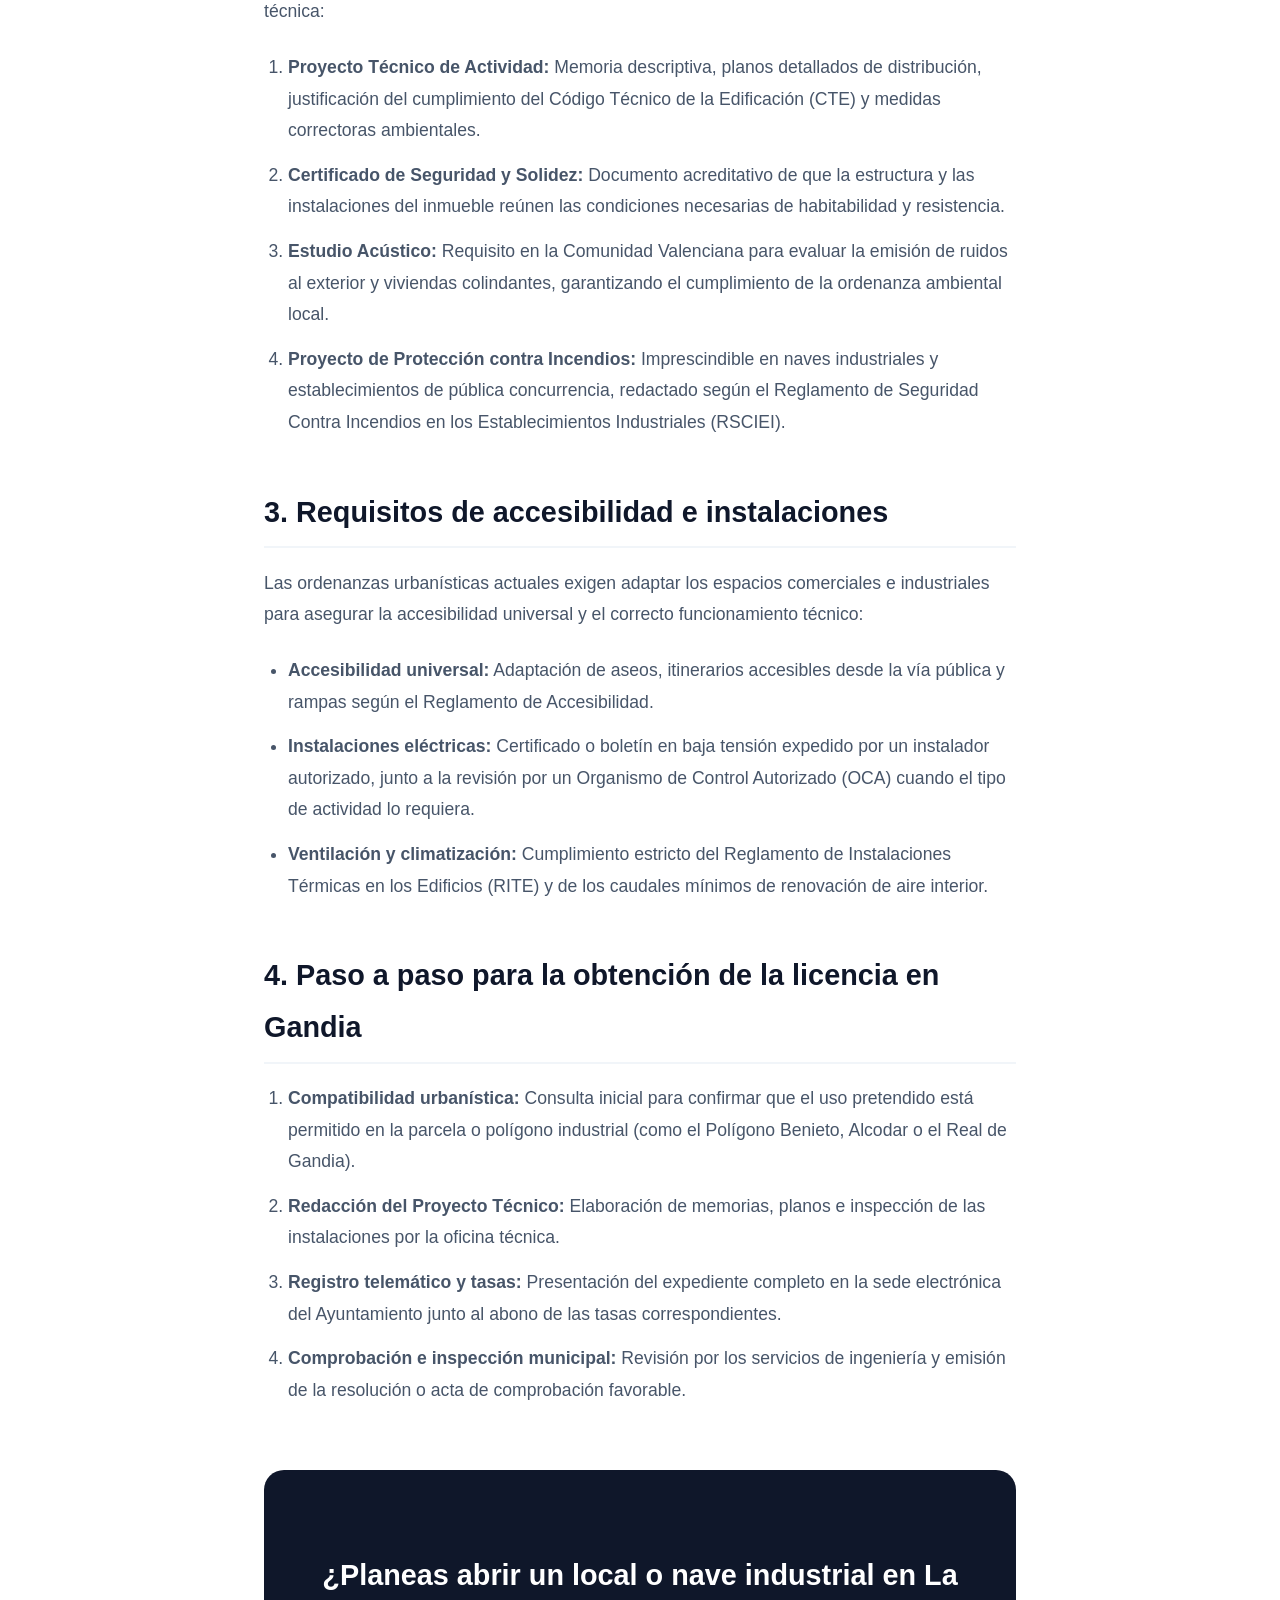
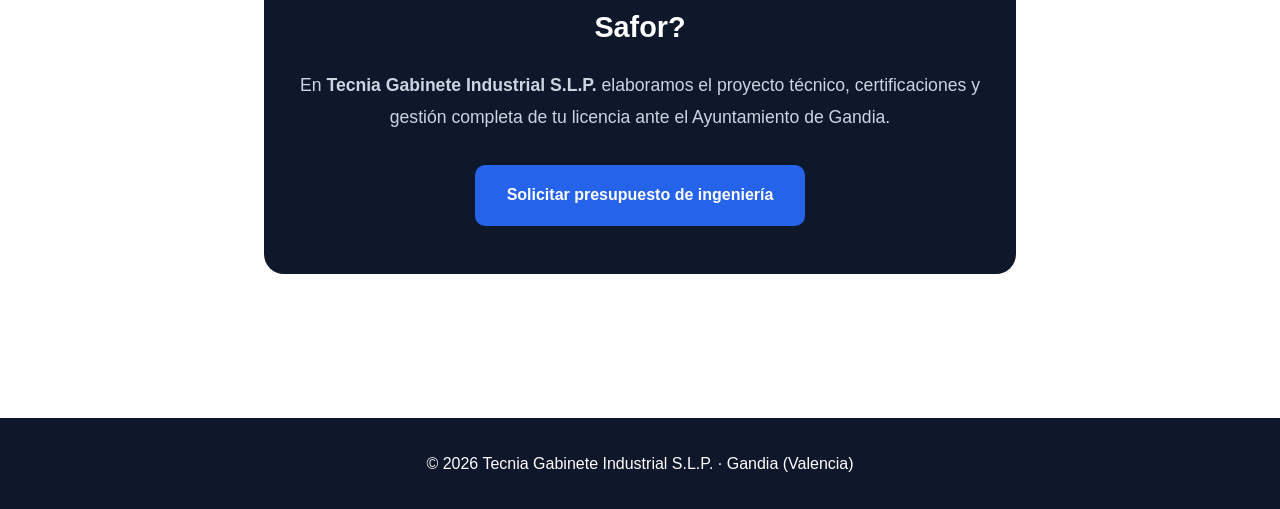
<file: blog/licencias-actividad-gandia.html>
<!DOCTYPE html>
<html lang="es">
<head>
    <meta charset="UTF-8">
    <meta name="viewport" content="width=device-width, initial-scale=1.0">
    <title>Requisitos para obtener una licencia de actividad en Gandia y La Safor | Tecnia</title>
    <meta name="description" content="Guía técnica sobre la documentación, normativa ambiental y requisitos de seguridad para solicitar la licencia de actividad de un local o nave industrial en Gandia.">
    <link rel="canonical" href="https://tecnia.es/blog/licencias-actividad-gandia.html">
    <link rel="stylesheet" href="../css/style.css">
    <link rel="stylesheet" href="blog-style.css">

    <!-- Schema.org para SEO -->
    <script type="application/ld+json">
    {
      "@context": "https://schema.org",
      "@type": "BlogPosting",
      "headline": "Requisitos para obtener una licencia de actividad en Gandia y La Safor",
      "description": "Guía técnica sobre los trámites administrativos, proyectos de ingeniería y normativa ambiental para aperturas en Gandia.",
      "author": {
        "@type": "Organization",
        "name": "Tecnia Gabinete Industrial S.L.P."
      },
      "publisher": {
        "@type": "Organization",
        "name": "Tecnia Gabinete Industrial S.L.P."
      },
      "datePublished": "2026-10-10"
    }
    </script>

</head>
<body>

        <!-- CABECERA DE NAVEGACIÓN -->
    <header class="header">
        <div class="container">
            <a href="../index.html" class="logo">TECNIA</a>
            
            <button class="menu-toggle" aria-label="Abrir menú">
                ☰
            </button>

            <nav class="nav">
                <ul>
                    <li><a href="../index.html#servicios">Servicios</a></li>
                    <li><a href="../index.html#proyectos">Proyectos</a></li>
                    <li><a href="../index.html#proceso">Proceso</a></li>
                    <li><a href="index.html" class="active">Blog</a></li>
                    <li><a href="../index.html#contacto">Contacto</a></li>
                </ul>
            </nav>
        </div>
    </header>


    <main>
        <!-- CABECERA DEL ARTÍCULO -->
        <section class="page-header">
            <div class="container">
                <p class="hero-label">Normativa y Tramitación Local</p>
                <h1>Requisitos para obtener una licencia de actividad en Gandia y La Safor</h1>
                <p class="hero-text">Guía paso a paso sobre la documentación técnica, ambiental y de seguridad requerida para abrir una nave industrial o local comercial.</p>
            </div>
        </section>

        <!-- CONTENIDO DEL ARTÍCULO -->
        <section class="blog-grid-section">
            <div class="article-container">
                <article class="article-body">
                    <p class="lead">Abrir un negocio o implantar una nave industrial en Gandia o en municipios colindantes de La Safor exige cumplir con un marco normativo en materia ambiental, urbanística y de seguridad contra incendios. Obtener la <strong>licencia de actividad o apertura</strong> es el trámite clave para verificar que la instalación cumple la legislación antes de iniciar la actividad.</p>

                    <h2>1. Clasificación de la actividad: ¿Inocua o Calificada?</h2>
                    <p>El primer paso técnico consiste en clasificar el tipo de actividad comercial o industrial conforme a la normativa autonómica de prevención y control ambiental de la Generalitat Valenciana:</p>
                    
                    <ul>
                        <li><strong>Actividades Inocuas (Declaración Responsable):</strong> Comercios minoristas, oficinas y despachos con bajo impacto ambiental o acústico. Se gestionan mediante una <em>Declaración Responsable ambiental y de obras</em>, lo que permite agilizar el inicio de la actividad tras presentar la documentación técnica completa ante el Ayuntamiento de Gandia.</li>
                        <li><strong>Actividades Calificadas (Licencia Ambiental):</strong> Industrias, talleres mecánicos, restauración, locales de gran afluencia de público o naves logísticas. Requieren la tramitación de un expediente de <em>Licencia Ambiental</em> con periodo de información pública y revisión detallada por parte de los técnicos municipales de urbanismo.</li>
                    </ul>

                    <div class="highlight-box">
                        <h3>📌 Nota clave sobre la tramitación local</h3>
                        <p>En el municipio de Gandia, la presentación telemática completa de los proyectos técnicos acorta significativamente los plazos de revisión por parte de los servicios de ingeniería municipal.</p>
                    </div>

                    <h2>2. Documentación técnica indispensable</h2>
                    <p>Para formalizar la solicitud de apertura en el Departamento de Urbanismo del Ayuntamiento, un técnico competente (ingeniero o arquitecto técnico) redacta y firma la siguiente documentación técnica:</p>
                    
                    <ol>
                        <li><strong>Proyecto Técnico de Actividad:</strong> Memoria descriptiva, planos detallados de distribución, justificación del cumplimiento del Código Técnico de la Edificación (CTE) y medidas correctoras ambientales.</li>
                        <li><strong>Certificado de Seguridad y Solidez:</strong> Documento acreditativo de que la estructura y las instalaciones del inmueble reúnen las condiciones necesarias de habitabilidad y resistencia.</li>
                        <li><strong>Estudio Acústico:</strong> Requisito en la Comunidad Valenciana para evaluar la emisión de ruidos al exterior y viviendas colindantes, garantizando el cumplimiento de la ordenanza ambiental local.</li>
                        <li><strong>Proyecto de Protección contra Incendios:</strong> Imprescindible en naves industriales y establecimientos de pública concurrencia, redactado según el Reglamento de Seguridad Contra Incendios en los Establecimientos Industriales (RSCIEI).</li>
                    </ol>

                    <h2>3. Requisitos de accesibilidad e instalaciones</h2>
                    <p>Las ordenanzas urbanísticas actuales exigen adaptar los espacios comerciales e industriales para asegurar la accesibilidad universal y el correcto funcionamiento técnico:</p>
                    
                    <ul>
                        <li><strong>Accesibilidad universal:</strong> Adaptación de aseos, itinerarios accesibles desde la vía pública y rampas según el Reglamento de Accesibilidad.</li>
                        <li><strong>Instalaciones eléctricas:</strong> Certificado o boletín en baja tensión expedido por un instalador autorizado, junto a la revisión por un Organismo de Control Autorizado (OCA) cuando el tipo de actividad lo requiera.</li>
                        <li><strong>Ventilación y climatización:</strong> Cumplimiento estricto del Reglamento de Instalaciones Térmicas en los Edificios (RITE) y de los caudales mínimos de renovación de aire interior.</li>
                    </ul>

                    <h2>4. Paso a paso para la obtención de la licencia en Gandia</h2>
                    <ol>
                        <li><strong>Compatibilidad urbanística:</strong> Consulta inicial para confirmar que el uso pretendido está permitido en la parcela o polígono industrial (como el Polígono Benieto, Alcodar o el Real de Gandia).</li>
                        <li><strong>Redacción del Proyecto Técnico:</strong> Elaboración de memorias, planos e inspección de las instalaciones por la oficina técnica.</li>
                        <li><strong>Registro telemático y tasas:</strong> Presentación del expediente completo en la sede electrónica del Ayuntamiento junto al abono de las tasas correspondientes.</li>
                        <li><strong>Comprobación e inspección municipal:</strong> Revisión por los servicios de ingeniería y emisión de la resolución o acta de comprobación favorable.</li>
                    </ol>

                    <!-- LLAMADA A LA ACCIÓN (CTA) -->
                    <div class="cta-card">
                        <h3>¿Planeas abrir un local o nave industrial en La Safor?</h3>
                        <p>En <strong>Tecnia Gabinete Industrial S.L.P.</strong> elaboramos el proyecto técnico, certificaciones y gestión completa de tu licencia ante el Ayuntamiento de Gandia.</p>
                        <a href="../index.html#contacto" class="btn btn-primary">Solicitar presupuesto de ingeniería</a>
                    </div>
                </article>
            </div>
        </section>
    </main>

        <!-- PIE DE PÁGINA -->
    <footer>
        <div class="container">
            <p>© 2026 Tecnia Gabinete Industrial S.L.P. · Gandia (Valencia)</p>
        </div>
    </footer>


    <script src="../js/script.js"></script>
</body>
</html>
</file>
<file: css/style.css>
:root{
    --primary:#0f172a;
    --secondary:#1e293b;
    --accent:#2563eb;
    --light:#f8fafc;
    --text:#475569;
}

*{
    margin:0;
    padding:0;
    box-sizing:border-box;
}

html{
    scroll-behavior:smooth;
}

body{
    font-family:Inter, Arial, sans-serif;
    color:var(--text);
    line-height:1.7;
    background-color:#fff;
}

.container{
    width:min(1200px,90%);
    margin:auto;
}

/* --- HEADER & NAVEGACIÓN --- */
.header{
    position:sticky;
    top:0;
    background:#fff;
    z-index:100;
    border-bottom:1px solid #eee;
}

.header .container{
    display:flex;
    justify-content:space-between;
    align-items:center;
    padding:1.2rem 0;
}

.logo{
    text-decoration:none;
    color:var(--primary);
    font-weight:700;
    font-size:1.4rem;
}

.nav ul{
    list-style:none;
    display:flex;
    gap:2rem;
}

.nav a{
    text-decoration:none;
    color:var(--primary);
    font-weight:600;
    transition:color 0.2s;
}

.nav a:hover,
.nav a.active{
    color:var(--accent);
}

/* --- SECCIÓN HERO (HOME) --- */
.hero {
    padding: 6rem 0 4rem;
    background: linear-gradient(135deg, #f8fafc, #edf5ff);
}

.hero-container {
    display: grid;
    grid-template-columns: 1.1fr 0.9fr;
    gap: 2.5rem;
    align-items: stretch; /* Iguala la altura de la columna de texto y la de la imagen */
    margin-bottom: 4rem;
}

.hero-content {
    display: flex;
    flex-direction: column;
    justify-content: space-between;
    max-width: 100%;
    margin-bottom: 0;
}

.hero-label {
    color: var(--accent);
    font-weight: 600;
    margin-bottom: 0.5rem;
}

.hero h1 {
    font-size: 2.6rem;
    line-height: 1.2;
    color: var(--primary);
    margin-bottom: 1rem;
}

.hero-text {
    font-size: 1.15rem;
    margin-bottom: 1.5rem;
}

.hero-buttons {
    display: flex;
    gap: 1rem;
}

.hero-image {
    width: 100%;
    height: 100%;
    display: flex;
}

.hero-image picture {
    width: 100%;
    height: 100%;
    display: block;
}

.hero-image img {
    width: 100%;
    height: 100%;
    display: block;
    border-radius: 16px;
    box-shadow: 0 15px 35px rgba(15, 23, 42, 0.12);
    object-fit: cover;
}

/* BOTONES GLOBALES */
.btn{
    display:inline-block;
    padding:1rem 2rem;
    border-radius:10px;
    text-decoration:none;
    font-weight:600;
    font-size:1rem;
    cursor:pointer;
    border:none;
    text-align:center;
}

.btn-primary{
    background:var(--accent);
    color:white;
}

.btn-secondary{
    border:1px solid #d1d5db;
    color:var(--primary);
    background:transparent;
}

/* ESTADÍSTICAS */
.stats-grid{
    display:grid;
    grid-template-columns:repeat(4,1fr);
    text-align:center;
    gap:2rem;
    padding-top:2rem;
    border-top:1px solid #e2e8f0;
}

.stats-grid h2{
    color:var(--accent);
    font-size:3rem;
}

/* SECCIONES GENERALES */
.services,
.projects,
.process,
.contact{
    padding:6rem 0;
}

.section-header{
    text-align:center;
    margin-bottom:4rem;
}

.section-header h2{
    color:var(--primary);
    font-size:2.2rem;
    margin-bottom:0.5rem;
}

.grid{
    display:grid;
    grid-template-columns:repeat(auto-fit, minmax(280px, 1fr));
    gap:2rem;
}

.card{
    background:white;
    padding:2rem;
    border-radius:20px;
    box-shadow:0 10px 25px rgba(0,0,0,.06);
}

.card h3{
    margin-bottom:1rem;
    color:var(--primary);
}

.process{
    background:#f8fafc;
}

.steps{
    display:grid;
    grid-template-columns:repeat(4,1fr);
    gap:2rem;
    text-align:center;
}

.steps span{
    width:70px;
    height:70px;
    display:inline-flex;
    align-items:center;
    justify-content:center;
    background:var(--accent);
    color:white;
    border-radius:50%;
    margin-bottom:1rem;
    font-weight:bold;
    font-size:1.2rem;
}

/* SECCIÓN CONTACTO */
.contact-layout {
    display: grid;
    grid-template-columns: 1fr 1fr;
    gap: 3rem;
    align-items: start;
}

.contact-info h3 {
    color: var(--primary);
    font-size: 1.5rem;
    margin-bottom: 1.5rem;
}

.contact-info p {
    margin-bottom: 1rem;
    font-size: 1.05rem;
}

.contact-info a {
    color: var(--accent);
    text-decoration: none;
    font-weight: 600;
}

.contact form{
    display:flex;
    flex-direction:column;
    gap:1rem;
}

input,
textarea{
    padding:1rem;
    border:1px solid #ddd;
    border-radius:10px;
    font-family:inherit;
    font-size:1rem;
}

textarea{
    min-height:180px;
    resize:vertical;
}

footer{
    background:var(--primary);
    color:white;
    text-align:center;
    padding:2rem;
}

.menu-toggle{
    display:none;
}

/* --- ESTILOS DEL BLOG --- */
.page-header {
    padding: 6rem 0 4rem; /* Mismo padding que el hero principal para alinear la cabecera */
    background: linear-gradient(135deg, #f8fafc, #edf5ff);
    text-align: center;
}

.blog-grid-section {
    padding: 4rem 0;
}

.blog-grid {
    display: grid;
    grid-template-columns: repeat(auto-fit, minmax(300px, 1fr));
    gap: 2rem;
}

.blog-card {
    background: #ffffff;
    border-radius: 12px;
    overflow: hidden;
    box-shadow: 0 4px 20px rgba(15, 23, 42, 0.08);
    transition: transform 0.3s ease, box-shadow 0.3s ease;
    display: flex;
    flex-direction: column;
}

.blog-card:hover {
    transform: translateY(-5px);
    box-shadow: 0 10px 25px rgba(15, 23, 42, 0.12);
}

.blog-card-image img {
    width: 100%;
    height: 200px;
    object-fit: cover;
}

.blog-card-content {
    padding: 1.5rem;
    display: flex;
    flex-direction: column;
    flex-grow: 1;
}

.blog-date {
    font-size: 0.85rem;
    color: #64748b;
    margin-bottom: 0.5rem;
}

.blog-card h2, .blog-card h3 {
    font-size: 1.25rem;
    line-height: 1.4;
    margin-bottom: 0.75rem;
}

.blog-card h2 a, .blog-card h3 a {
    color: var(--primary);
    text-decoration: none;
}

.blog-card h2 a:hover, .blog-card h3 a:hover {
    color: var(--accent);
}

.blog-card p {
    color: #475569;
    font-size: 0.95rem;
    line-height: 1.5;
    margin-bottom: 1.25rem;
    flex-grow: 1;
}

.read-more {
    color: var(--accent);
    font-weight: 600;
    text-decoration: none;
}

.read-more:hover {
    text-decoration: underline;
}

/* --- MEDIA QUERIES (RESPONSIVE) --- */
@media (max-width: 992px) {
    .hero-container {
        grid-template-columns: 1fr;
        gap: 2.5rem;
        align-items: start;
    }

    .hero-content {
        text-align: center;
        justify-content: start;
    }

    .hero-buttons {
        justify-content: center;
    }

    .hero-image img {
        height: auto;
    }
}

@media (max-width: 768px) {
    .hero h1 {
        font-size: 2.3rem;
    }

    .stats-grid,
    .steps {
        grid-template-columns: repeat(2, 1fr);
    }

    .contact-layout {
        grid-template-columns: 1fr;
        gap: 2rem;
    }

    .header .container {
        position: relative;
    }

    .nav {
        display: none;
        position: absolute;
        top: 100%;
        left: 0;
        right: 0;
        background: #fff;
        padding: 1.5rem;
        box-shadow: 0 10px 20px rgba(0,0,0,0.1);
    }

    .nav.active {
        display: block;
    }

    .nav ul {
        flex-direction: column;
        gap: 1rem;
    }

    .menu-toggle {
        display: block;
        border: none;
        background: none;
        font-size: 2rem;
        cursor: pointer;
        color: var(--primary);
    }

    .hero-buttons {
        flex-direction: column;
    }
}

@media (max-width: 640px) {
    .hero-image img {
        border-radius: 12px;
    }
}

@media (max-width: 480px) {
    .stats-grid,
    .steps {
        grid-template-columns: 1fr;
    }
}
/* Corrección de maquetación para el formulario de contacto */
.contact-form {
  display: flex;
  flex-direction: column;
  gap: 1.25rem;
  width: 100%;
  max-width: 500px;
}

.contact-form .form-group {
  display: flex;
  flex-direction: column;
  align-items: flex-start;
  gap: 0.35rem;
  width: 100%;
}

.contact-form label {
  font-weight: 600;
  font-size: 0.95rem;
  color: #334155;
}

.contact-form input[type="text"],
.contact-form input[type="email"],
.contact-form textarea {
  width: 100%;
  padding: 0.75rem 1rem;
  border: 1px solid #cbd5e1;
  border-radius: 0.5rem;
  font-family: inherit;
  font-size: 1rem;
  box-sizing: border-box;
}

.contact-form input:focus,
.contact-form textarea:focus {
  outline: none;
  border-color: #2563eb;
  box-shadow: 0 0 0 3px rgba(37, 99, 235, 0.15);
}

.contact-form textarea {
  resize: vertical;
  min-height: 120px;
}

.contact-form .btn {
  width: 100%;
  padding: 0.85rem;
  font-weight: 600;
  cursor: pointer;
}
</file>
<file: blog/blog-style.css>
/* ==========================================================================
   blog-style.css - Estilos específicos para la lectura de artículos
   ========================================================================== */

/* Unificamos estilos del blog para que usen las variables y clases del index */

.article-container {
    max-width: 800px;
    margin: 0 auto;
    padding: 3rem 1.5rem 5rem;
}

.article-body {
    font-size: 1.1rem;
    line-height: 1.8;
    color: var(--text);
}

.article-body p {
    margin-bottom: 1.5rem;
}

.article-body .lead {
    font-size: 1.25rem;
    color: var(--primary);
    font-weight: 500;
    border-left: 4px solid var(--accent);
    padding-left: 1.5rem;
    margin-bottom: 2.5rem;
}

.article-body h2 {
    font-size: 1.8rem;
    color: var(--primary);
    margin: 3rem 0 1.2rem;
    padding-bottom: 0.5rem;
    border-bottom: 2px solid #f1f5f9;
}

.article-body h3 {
    font-size: 1.4rem;
    color: var(--primary);
    margin: 2rem 0 1rem;
}

.article-body ul, 
.article-body ol {
    margin-bottom: 2rem;
    padding-left: 1.5rem;
}

.article-body li {
    margin-bottom: 0.8rem;
}

/* Cajas destacadas */
.highlight-box {
    background-color: var(--light);
    border: 1px solid #e2e8f0;
    border-left: 5px solid var(--accent);
    border-radius: 12px;
    padding: 1.5rem 2rem;
    margin: 2.5rem 0;
}

.highlight-box h3 {
    margin-top: 0;
    color: var(--primary);
    font-size: 1.25rem;
}

/* CTA unificado con botones del index */
.cta-card {
    background: var(--primary);
    color: white;
    border-radius: 20px;
    padding: 3rem 2rem;
    text-align: center;
    margin-top: 4rem;
}

.cta-card h3 {
    color: white;
    margin-bottom: 1rem;
    font-size: 1.8rem;
}

.cta-card p {
    color: #cbd5e1;
    margin-bottom: 2rem;
    font-size: 1.1rem;
}

@media (max-width: 768px) {
    .article-body h2 { font-size: 1.5rem; }
    .article-container { padding-top: 2rem; }
}
</file>
